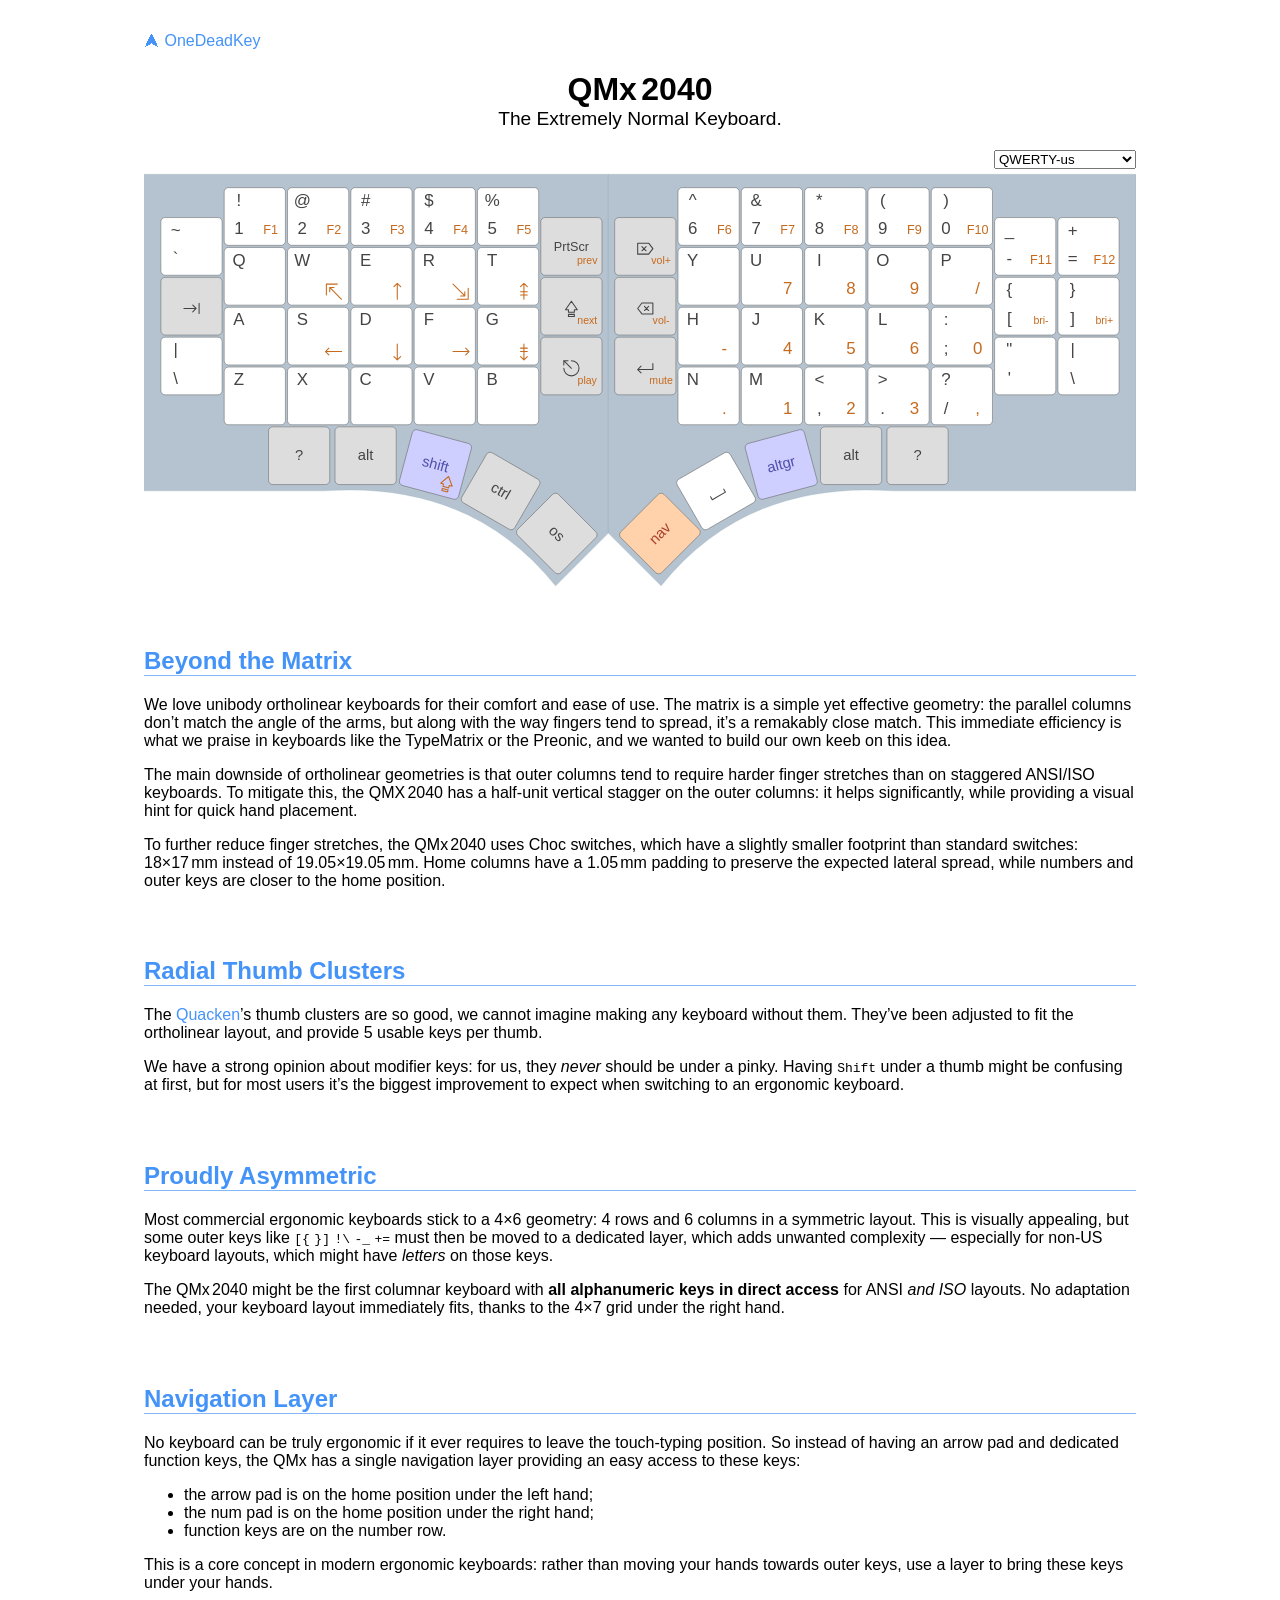
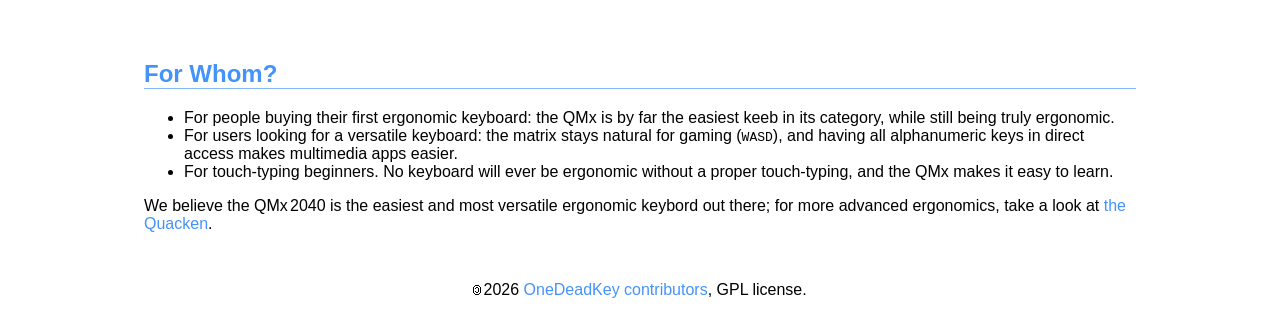
<file: index.html>
<!DOCTYPE html>
<html>
  <head>
    <meta charset="utf-8"/>
    <title>QMx 2040</title>
    <meta name="viewport" content="width=device-width">
    <meta name="description" content="The Extremely Normal Keyboard. The natural evolution of the TypeMatrix 2020 and 2030 series.">
    <meta property="og:title"        content="QMx 2040">
    <meta property="og:type"         content="website">
    <meta property="og:url"          content="https://onedeadkey.github.io/qmx2040">
    <meta property="og:image"        content="https://onedeadkey.github.io/qmx2040/qmx2040.png">
    <meta property="og:image:type"   content="image/png">
    <meta property="og:image:width"  content="1200">
    <meta property="og:image:height" content="630">
    <meta property="og:description"  content="The Extremely Normal Keyboard. The natural evolution of the TypeMatrix 2020 and 2030 series.">
    <link type="image/svg+xml" rel="icon" href="favicon.svg" sizes="any">
    <link type="text/css" rel="stylesheet" href="style.css">
    <link type="text/css" rel="stylesheet" href="keeb.css">
    <script type="text/javascript" defer src="keeb.js"></script>
  </head>
  <body>

    <header>
      <nav><a href="https://onedeadkey.github.io">⮝ OneDeadKey</a></nav>
      <h1>QMx 2040</h1>
      <p>The Extremely Normal Keyboard.</p>
      <form>
        <select onchange="setKeebLayout(this.value)">
          <option value="be">AZERTY-be</option>
          <option value="fr">AZERTY-fr</option>
          <option value="br">QWERTY-br</option>
          <option value="dk">QWERTY-dk</option>
          <option value="fr(lafayette)">QWERTY-fr</option>
          <option value="gr">QWERTY-gr</option>
          <option value="it">QWERTY-it</option>
          <option value="no">QWERTY-no</option>
          <option value="pt">QWERTY-pt</option>
          <option value="ru">QWERTY-ru</option>
          <option value="se">QWERTY-se</option>
          <option value="ua">QWERTY-ua</option>
          <option value="us" selected>QWERTY-us</option>
          <option value="ch">QWERTZ-ch</option>
          <option value="de">QWERTZ-de</option>
          <option disabled> - optimized layouts - </option>
          <option value="fr(bepo)">Bépo</option>
          <option value="us(colemak)">Colemak</option>
          <option value="us(dvorak)">Dvorak</option>
          <option value="fr(ergol)">Ergo‑L</option>
          <option value="us(workman)">Workman</option>
        </select>
      </form>

      <svg xmlns="http://www.w3.org/2000/svg" viewBox="45 -45 940 400">

        <g id="board">
          <path id="qmx-half" d="M-15-40 h500 v340 l-50,50 q-80-100 -220-90 H-15z"/>
          <use href="#qmx-half" transform="translate(970 0) scale(-1 1)"/>
        </g>

        <defs>
          <path class="symbol" transform="scale(0.4) translate(-24, -30)" id="glyph_backspace" d="M22,19l10,10 M22,29l10-10 M6,24l10,13h26v-26h-26z"/>
          <path class="symbol" transform="scale(0.4) translate(-24, -30)" id="glyph_delete"    d="M16,19l10,10 M16,29l10-10 M42,24l-10,13h-26v-26h26z"/>
          <path class="symbol" transform="scale(0.4) translate(-24, -30)" id="glyph_return"    d="M42,13V27H6 m8-8l-8,8l8,8"/>
          <path class="symbol" transform="scale(0.4) translate(-24, -30)" id="glyph_space"     d="M42,24V32H6V24"/>
          <path class="symbol" transform="scale(0.4) translate(-24, -30)" id="glyph_escape"    d="M24,24l-18-18 m0,10v-10h10 M24,6A18,18,0,1,1,6,24"/>
          <path class="symbol" transform="scale(0.4) translate(-24, -30)" id="glyph_up"        d="M24,42v-36 m-8,6l8-8l8,8"/>
          <path class="symbol" transform="scale(0.4) translate(-24, -30)" id="glyph_down"      d="M24,6v36 m-8,-6l8,8l8-8"/>
          <path class="symbol" transform="scale(0.4) translate(-24, -30)" id="glyph_pgup"      d="M16,32h16 M16,24h16 M24,42v-36 m-8,6l8-8l8,8"/>
          <path class="symbol" transform="scale(0.4) translate(-24, -30)" id="glyph_pgdown"    d="M16,16h16 M16,24h16 M24,6v36 m-8,-6l8,8l8-8"/>
          <path class="symbol" transform="scale(0.4) translate(-24, -30)" id="glyph_left"      d="M42,24h-36 m6-8l-8,8l8,8"/>
          <path class="symbol" transform="scale(0.4) translate(-24, -30)" id="glyph_right"     d="M6,24h36 m-6-8l8,8l-8,8"/>
          <path class="symbol" transform="scale(0.4) translate(-24, -30)" id="glyph_tab"       d="M6,24h27 m-6-8l8,8l-8,8 M42,12V36"/>
          <path class="symbol" transform="scale(0.4) translate(-24, -30)" id="glyph_btab"      d="M42,24h-27 m6-8l-8,8l8,8 M6,12V36"/>
          <path class="symbol" transform="scale(0.4) translate(-24, -30)" id="glyph_home"      d="M42,42l-28-28 m0,10v-10h10 m8-8h-26v26"/>
          <path class="symbol" transform="scale(0.4) translate(-24, -30)" id="glyph_end"       d="M6,6l28,28 m0-10v10h-10 m-8,8h26v-26"/>
          <path class="symbol" transform="scale(0.4) translate(-24, -30)" id="glyph_prev"      d="M24,6A18,18,0,1,1,24,42A18,18,0,1,1,24,6 M26,16l-8,8l8,8"/>
          <path class="symbol" transform="scale(0.4) translate(-24, -30)" id="glyph_next"      d="M24,6A18,18,0,1,1,24,42A18,18,0,1,1,24,6 M22,16l8,8l-8,8"/>
          <path class="symbol" transform="scale(0.4) translate(-24, -30)" id="glyph_shift"     d="M23,7l14,20h-7v16h-14v-16h-7l14,-20"/>
          <path class="symbol" transform="scale(0.4) translate(-24, -30)" id="glyph_caps"      d="M24,7l14,20h-7v6h-14v-6h-7l14,-20 M31,38v5h-14v-5z"/>

          <!-- easy mode (no dual keys) -->
          <g class="leftThumb" id="leftThumb-ez">
            <g class="tucked3 thumb">
              <g class="specialKey">
                <rect class="colorMod"/>
                <text class="colorMod level0">?</text>
              </g>
              <g class="tucked2 thumb">
                <g class="specialKey">
                  <rect class="colorMod"/>
                  <text class="colorMod level0">alt</text>
                </g>
                <g class="tucked1 thumb">
                  <g class="specialKey">
                    <rect class="colorSym"/>
                    <text class="level0 colorSym">shift</text>
                    <use  class="layerNav" href="#glyph_caps"/>
                  </g>
                  <g class="comfy thumb">
                    <g class="specialKey">
                      <rect class="colorMod"/>
                      <text class="colorMod level0">ctrl</text>
                    </g>
                    <g class="reachy thumb">
                      <g class="specialKey">
                        <rect class="colorMod"/>
                        <text class="colorMod level0">os</text>
                      </g>
                    </g>
                  </g>
                </g>
              </g>
            </g>
          </g>
          <g class="rightThumb" id="rightThumb-ez">
            <g class="tucked3 thumb">
              <g class="specialKey">
                <rect class="colorMod"/>
                <text class="colorMod level0">?</text>
              </g>
              <g class="tucked2 thumb">
                <g class="specialKey">
                  <rect class="colorMod"/>
                  <text class="colorMod level0">alt</text>
                </g>
                <g class="tucked1 thumb">
                  <g class="specialKey showSym">
                    <rect class="colorSym"/>
                    <text class="level0 colorSym">altgr</text>
                  </g>
                  <g class="comfy thumb">
                    <g class="specialKey">
                      <rect/>
                      <use  class="level0" href="#glyph_space"/>
                    </g>
                    <g class="reachy thumb">
                      <g class="specialKey">
                        <rect class="colorNav"/>
                        <text class="colorNav level0">nav</text>
                      </g>
                    </g>
                  </g>
                </g>
              </g>
            </g>
          </g>

          <!-- thumb-taps -->
          <g class="leftThumb" id="leftThumb-tt">
            <g class="tucked3 thumb">
              <g class="specialKey">
                <rect class="colorMod"/>
                <text class="colorMod level0">?</text>
              </g>
              <g class="tucked2 thumb">
                <g class="specialKey">
                  <rect class="colorMod"/>
                  <text class="colorMod level0">?</text>
                </g>
                <g class="tucked1 thumb">
                  <g class="specialKey">
                    <rect/>
                    <rect class="colorSym sticky"/>
                    <text class="colorSym sticky pc">shift</text>
                    <use  class="layerNav" href="#glyph_caps"/>
                  </g>
                  <g class="comfy thumb">
                    <g class="key">
                      <rect/>
                      <rect class="holdTap colorMod"/>
                      <text class="level1  colorMod pc">ctrl</text>
                      <use  class="level2"   href="#glyph_backspace"/>
                      <use  class="layerNav" href="#glyph_delete"/>
                    </g>
                    <g class="reachy thumb">
                      <g class="key">
                        <rect/>
                        <rect class="holdTap colorMod"/>
                        <text class="level1  colorMod pc">os</text>
                        <use  class="level2"   href="#glyph_tab"/>
                        <use  class="layerNav" href="#glyph_btab"/>
                      </g>
                    </g>
                  </g>
                </g>
              </g>
            </g>
          </g>
          <g class="rightThumb" id="rightThumb-tt">
            <g class="tucked3 thumb">
              <g class="specialKey">
                <rect class="colorMod"/>
                <text class="colorMod level0">?</text>
              </g>
              <g class="tucked2 thumb">
                <g class="specialKey">
                  <rect class="colorMod"/>
                  <text class="colorMod level0">?</text>
                </g>
                <g class="tucked1 thumb">
                  <g class="specialKey showSym">
                    <rect/>
                    <rect class="colorSym sticky"/>
                    <text class="colorSym sticky pc">altgr</text>
                  </g>
                  <g class="comfy thumb">
                    <g class="key">
                      <rect/>
                      <rect class="holdTap borderNav tap-pref"/>
                      <text class="level1  borderNav pc">nav</text>
                      <use  class="level2" href="#glyph_space"/>
                    </g>
                    <g class="reachy thumb">
                      <g class="key">
                        <rect/>
                        <rect class="holdTap colorMod"/>
                        <text class="level1  colorMod pc">alt</text>
                        <use  class="level2"   href="#glyph_return"/>
                        <use  class="layerNav" href="#glyph_escape"/>
                      </g>
                    </g>
                  </g>
                </g>
              </g>
            </g>
          </g>

          <!-- homerow-mods -->
          <g class="leftThumb" id="leftThumb-hrm">
            <g class="tucked3 thumb">
              <g class="specialKey">
                <rect class="colorMod"/>
                <text class="colorMod level0">?</text>
              </g>
              <g class="tucked2 thumb">
                <g class="specialKey">
                  <rect class="colorMod"/>
                  <text class="colorMod level0">?</text>
                </g>
                <g class="tucked1 thumb">
                  <g class="specialKey">
                    <rect/>
                    <rect class="colorSym sticky"/>
                    <text class="colorSym sticky pc">shift</text>
                    <use  class="layerNav" href="#glyph_caps"/>
                  </g>
                  <g class="comfy thumb">
                    <g class="key">
                      <rect/>
                      <rect class="holdTap colorNav"/>
                      <text class="level1  colorNav pc">nav</text>
                      <use  class="level2"   href="#glyph_backspace"/>
                      <use  class="layerNav" href="#glyph_delete"/>
                    </g>
                    <g class="reachy thumb">
                      <g class="key">
                        <rect/>
                        <use  class="level2"   href="#glyph_tab"/>
                        <use  class="layerNav" href="#glyph_btab"/>
                      </g>
                    </g>
                  </g>
                </g>
              </g>
            </g>
          </g>
          <g class="rightThumb" id="rightThumb-hrm">
            <g class="tucked3 thumb">
              <g class="specialKey">
                <rect class="colorMod"/>
                <text class="colorMod level0">?</text>
              </g>
              <g class="tucked2 thumb">
                <g class="specialKey">
                  <rect class="colorMod"/>
                  <text class="colorMod level0">?</text>
                </g>
                <g class="tucked1 thumb">
                  <g class="specialKey showSym">
                    <rect/>
                    <rect class="colorSym sticky"/>
                    <text class="colorSym sticky pc">altgr</text>
                  </g>
                  <g class="comfy thumb">
                    <g class="key">
                      <rect/>
                      <rect class="holdTap borderNav tap-pref"/>
                      <text class="level1  borderNav pc">nav</text>
                      <use  class="level2" href="#glyph_space"/>
                    </g>
                    <g class="reachy thumb">
                      <g class="key">
                        <rect/>
                        <use  class="level2"   href="#glyph_return"/>
                        <use  class="layerNav" href="#glyph_escape"/>
                      </g>
                    </g>
                  </g>
                </g>
              </g>
            </g>
          </g>
        </defs>

        <g id="left">
          <g class="outer matrix">
            <g class="col">
              <g id="Backquote" class="key num">
                <rect/>
                <text class="level1"/>
                <text class="level2"/>
              </g>
              <g class="specialKey top">
                <rect class="colorSpc"/>
                <use class="level0" href="#glyph_tab"/>
              </g>
              <g id="IntlBackslash" class="key home">
                <rect/>
                <text class="level1"/>
                <text class="level2"/>
              </g>
            </g>

            <g class="pinky matrix">
              <g class="col">
                <g id="Digit1" class="key num">
                  <rect/>
                  <text class="level1"/>
                  <text class="level2"/>
                  <text class="layerNav pc">F1</text>
                </g>
                <g id="KeyQ" class="key top">
                  <rect/>
                  <text class="level1"/>
                  <text class="level2"/>
                  <text class="layerNav"></text>
                </g>
                <g id="KeyA" class="key home">
                  <rect/>
                  <text class="level1"/>
                  <text class="level2"/>
                  <text class="layerNav shortcut"></text>
                </g>
                <g id="KeyZ" class="key bottom">
                  <rect/>
                  <text class="level1"/>
                  <text class="level2"/>
                  <text class="layerNav shortcut"></text>
                </g>
              </g>

              <g class="ring matrix">
                <g class="col">
                  <g id="Digit2" class="key num">
                    <rect/>
                    <text class="level1"/>
                    <text class="level2"/>
                    <text class="layerNav pc">F2</text>
                  </g>
                  <g id="KeyW" class="key top">
                    <rect/>
                    <text class="level1"/>
                    <text class="level2"/>
                    <use  class="layerNav" href="#glyph_home"/>
                  </g>
                  <g id="KeyS" class="key home dual">
                    <rect/>
                    <rect class="holdTap borderMod tap-pref"/>
                    <text class="level1  borderMod mac">⌥</text>
                    <text class="level1  borderMod pc">os</text>
                    <text class="level1"/>
                    <text class="level2"/>
                    <use  class="layerNav" href="#glyph_left"/>
                  </g>
                  <g id="KeyX" class="key bottom">
                    <rect/>
                    <text class="level1"/>
                    <text class="level2"/>
                    <text class="layerNav shortcut"></text>
                  </g>
                </g>

                <g class="middle matrix">
                  <g class="col">
                    <g id="Digit3" class="key num">
                      <rect/>
                      <text class="level1"/>
                      <text class="level2"/>
                      <text class="layerNav pc">F3</text>
                    </g>
                    <g id="KeyE" class="key top">
                      <rect/>
                      <text class="level1"/>
                      <text class="level2"/>
                      <use  class="layerNav" href="#glyph_up"/>
                    </g>
                    <g id="KeyD" class="key home dual">
                      <rect/>
                      <rect class="holdTap borderMod tap-pref"/>
                      <text class="level1  borderMod mac">⌘</text>
                      <text class="level1  borderMod pc">ctrl</text>
                      <text class="level1"/>
                      <text class="level2"/>
                      <use  class="layerNav" href="#glyph_down"/>
                    </g>
                    <g id="KeyC" class="key bottom">
                      <rect/>
                      <text class="level1"/>
                      <text class="level2"/>
                      <text class="layerNav shortcut"></text>
                    </g>
                  </g>

                  <g class="index matrix">
                    <g class="col">
                      <g id="Digit4" class="key num">
                        <rect/>
                        <text class="level1"/>
                        <text class="level2"/>
                        <text class="layerNav pc">F4</text>
                      </g>
                      <g id="KeyR" class="key top">
                        <rect/>
                        <text class="level1"/>
                        <text class="level2"/>
                        <use  class="layerNav" href="#glyph_end"/>
                      </g>
                      <g id="KeyF" class="key home dual">
                        <rect/>
                        <rect class="holdTap borderMod tap-pref"/>
                        <text class="level1  borderMod mac">⌃</text>
                        <text class="level1  borderMod pc">alt</text>
                        <text class="level1"/>
                        <text class="level2"/>
                        <use  class="layerNav" href="#glyph_right"/>
                      </g>
                      <g id="KeyV" class="key bottom">
                        <rect/>
                        <text class="level1"/>
                        <text class="level2"/>
                        <text class="layerNav shortcut"></text>
                      </g>
                    </g>

                    <use class="thumbCluster"/>

                    <g class="inner matrix">
                      <g class="col">
                        <g id="Digit5" class="key num">
                          <rect/>
                          <text class="level1"/>
                          <text class="level2"/>
                          <text class="layerNav pc">F5</text>
                        </g>
                        <g id="KeyT" class="key top">
                          <rect/>
                          <text class="level1"/>
                          <text class="level2"/>
                          <use  class="layerNav" href="#glyph_pgup"/>
                        </g>
                        <g id="KeyG" class="key home">
                          <rect/>
                          <text class="level1"/>
                          <text class="level2"/>
                          <use  class="layerNav" href="#glyph_pgdown"/>
                        </g>
                        <g id="KeyB" class="key bottom">
                          <rect/>
                          <text class="level1"/>
                          <text class="level2"/>
                          <text class="layerNav shortcut"></text>
                        </g>
                      </g>

                      <g class="tmx matrix">
                        <g class="col">
                          <g class="specialKey top">
                            <rect class="colorSpc"/>
                            <text class="level0 pc">PrtScr</text>
                            <text class="layerNav shortcut">prev</text>
                          </g>
                          <g class="specialKey home">
                            <rect class="colorSpc"/>
                            <use class="level0" href="#glyph_caps"/>
                            <text class="layerNav shortcut">next</text>
                          </g>
                          <g class="specialKey bottom">
                            <rect class="colorSpc"/>
                            <use class="level0" href="#glyph_escape"/>
                            <text class="layerNav shortcut">play</text>
                          </g>
                        </g>
                      </g>
                    </g>
                  </g>
                </g>
              </g>
            </g>
          </g>
        </g>

        <g id="right">
          <g class="extra matrix">
            <g class="col">
              <g id="Equal" class="key num">
                <rect/>
                <text class="level1"/>
                <text class="level2"/>
                <text class="layerNav pc">F12</text>
              </g>
              <g id="BracketRight" class="key top">
                <rect/>
                <text class="level1"/>
                <text class="level2"/>
                <text class="layerNav shortcut">bri+</text>
              </g>
              <g id="Backslash" class="key home">
                <rect/>
                <text class="level1"/>
                <text class="level2"/>
              </g>

              <g class="outer matrix">
                <g class="col">
                  <g id="Minus" class="key num">
                    <rect/>
                    <text class="level1"/>
                    <text class="level2"/>
                    <text class="layerNav pc">F11</text>
                  </g>
                  <g id="BracketLeft" class="key top">
                    <rect/>
                    <text class="level1"/>
                    <text class="level2"/>
                    <text class="layerNav shortcut">bri-</text>
                  </g>
                  <g id="Quote" class="key home">
                    <rect/>
                    <text class="level1"/>
                    <text class="level2"/>
                  </g>
                </g>

                <g class="pinky matrix">
                  <g class="col">
                    <g id="Digit0" class="key num">
                      <rect/>
                      <text class="level1"/>
                      <text class="level2"/>
                      <text class="layerNav pc">F10</text>
                    </g>
                    <g id="KeyP" class="key top">
                      <rect/>
                      <text class="level1"/>
                      <text class="level2"/>
                      <text class="layerNav">/</text>
                    </g>
                    <g id="Semicolon" class="key home">
                      <rect/>
                      <text class="level1"/>
                      <text class="level2"/>
                      <text class="layerNav">0</text>
                    </g>
                    <g id="Slash" class="key bottom">
                      <rect/>
                      <text class="level1"/>
                      <text class="level2"/>
                      <text class="layerNav">,</text>
                    </g>
                  </g>

                  <g class="ring matrix">
                    <g class="col">
                      <g id="Digit9" class="key num">
                        <rect/>
                        <text class="level1"/>
                        <text class="level2"/>
                        <text class="layerNav pc">F9</text>
                      </g>
                      <g id="KeyO" class="key top">
                        <rect/>
                        <text class="level1"/>
                        <text class="level2"/>
                        <text class="layerNav">9</text>
                      </g>
                      <g id="KeyL" class="key home dual">
                        <rect/>
                        <rect class="holdTap borderMod tap-pref"/>
                        <text class="level1  borderMod mac">⌥</text>
                        <text class="level1  borderMod pc">os</text>
                        <text class="level2"/>
                        <text class="layerNav">6</text>
                      </g>
                      <g id="Period" class="key bottom">
                        <rect/>
                        <text class="level1"/>
                        <text class="level2"/>
                        <text class="layerNav">3</text>
                      </g>
                    </g>

                    <g class="middle matrix">
                      <g class="col">
                        <g id="Digit8" class="key num">
                          <rect/>
                          <text class="level1"/>
                          <text class="level2"/>
                          <text class="layerNav pc">F8</text>
                        </g>
                        <g id="KeyI" class="key top">
                          <rect/>
                          <text class="level1"/>
                          <text class="level2"/>
                          <text class="layerNav">8</text>
                        </g>
                        <g id="KeyK" class="key home dual">
                          <rect/>
                          <rect class="holdTap borderMod tap-pref"/>
                          <text class="level1  borderMod mac">⌘</text>
                          <text class="level1  borderMod pc">ctrl</text>
                          <text class="level1"/>
                          <text class="level2"/>
                          <text class="layerNav">5</text>
                        </g>
                        <g id="Comma" class="key bottom">
                          <rect/>
                          <text class="level1"/>
                          <text class="level2"/>
                          <text class="layerNav">2</text>
                        </g>
                      </g>

                      <g class="index matrix">
                        <g class="col">
                          <g id="Digit7" class="key num">
                            <rect/>
                            <text class="level1"/>
                            <text class="level2"/>
                            <text class="layerNav pc">F7</text>
                          </g>
                          <g id="KeyU" class="key top">
                            <rect/>
                            <text class="level1"/>
                            <text class="level2"/>
                            <text class="layerNav">7</text>
                          </g>
                          <g id="KeyJ" class="key home dual">
                            <rect/>
                            <rect class="holdTap borderMod tap-pref"/>
                            <text class="level1  borderMod mac">⌃</text>
                            <text class="level1  borderMod pc">alt</text>
                            <text class="level1"/>
                            <text class="level2"/>
                            <text class="layerNav">4</text>
                          </g>
                          <g id="KeyM" class="key bottom">
                            <rect/>
                            <text class="level1"/>
                            <text class="level2"/>
                            <text class="layerNav">1</text>
                          </g>
                        </g>

                        <use class="thumbCluster"/>

                        <g class="inner matrix">
                          <g class="col">
                            <g id="Digit6" class="key num">
                              <rect/>
                              <text class="level1"/>
                              <text class="level2"/>
                              <text class="layerNav pc">F6</text>
                            </g>
                            <g id="KeyY" class="key top">
                              <rect/>
                              <text class="level1"/>
                              <text class="level2"/>
                            </g>
                            <g id="KeyH" class="key home">
                              <rect/>
                              <text class="level1"/>
                              <text class="level2"/>
                              <text class="layerNav">-</text>
                            </g>
                            <g id="KeyN" class="key bottom">
                              <rect/>
                              <text class="level1"/>
                              <text class="level2"/>
                              <text class="layerNav">.</text>
                            </g>
                          </g>

                          <g class="tmx matrix">
                            <g class="col">
                              <g class="specialKey top">
                                <rect class="colorSpc"/>
                                <use class="level0" href="#glyph_delete"/>
                                <text class="layerNav shortcut">vol+</text>
                              </g>
                              <g class="specialKey home">
                                <rect class="colorSpc"/>
                                <use class="level0" href="#glyph_backspace"/>
                                <text class="layerNav shortcut">vol-</text>
                              </g>
                              <g class="specialKey bottom">
                                <rect class="colorSpc"/>
                                <use class="level0" href="#glyph_return"/>
                                <text class="layerNav shortcut">mute</text>
                              </g>
                            </g>
                          </g>
                        </g>
                      </g>
                    </g>
                  </g>
                </g>
              </g>
            </g>
          </g>
        </g>

      </svg>
    </header>

    <section>
      <h2 id="beyond-the-matrix">Beyond the Matrix</h2>
      <p> We love unibody ortholinear keyboards for their comfort and ease of use. The matrix is a
        simple yet effective geometry: the parallel columns don’t match the angle of the arms, but
        along with the way fingers tend to spread, it’s a remakably close match. This immediate
        efficiency is what we praise in keyboards like the TypeMatrix or the Preonic, and we wanted
        to build our own keeb on this idea. </p>
      <p> The main downside of ortholinear geometries is that outer columns tend to require harder
        finger stretches than on staggered ANSI/ISO keyboards. To mitigate this, the QMX 2040 has a
        half-unit vertical stagger on the outer columns: it helps significantly, while providing a
        visual hint for quick hand placement. </p>
      <p> To further reduce finger stretches, the QMx 2040 uses Choc switches, which have a slightly
        smaller footprint than standard switches: 18×17 mm instead of 19.05×19.05 mm. Home columns
        have a 1.05 mm padding to preserve the expected lateral spread, while numbers and outer keys
        are closer to the home position. </p>
    </section>

    <section>
      <h2 id="radial-thumb-clusters">Radial Thumb Clusters</h2>
      <p></p>
      <p> The <a href="https://onedeadkey.github.io/quacken">Quacken</a>’s thumb clusters are so
        good, we cannot imagine making any keyboard without them. They’ve been adjusted to fit the
        ortholinear layout, and provide 5 usable keys per thumb. </p>
      <p> We have a strong opinion about modifier keys: for us, they <em>never</em> should be under
        a pinky. Having <kbd>Shift</kbd> under a thumb might be confusing at first, but for most
        users it’s the biggest improvement to expect when switching to an ergonomic keyboard. </p>
    </section>

    <section>
      <h2 id="proudly-asymmetric">Proudly Asymmetric</h2>
      <p> Most commercial ergonomic keyboards stick to a 4×6 geometry: 4 rows and 6 columns in a
        symmetric layout. This is visually appealing, but some outer keys like <kbd>[{</kbd>
        <kbd>}]</kbd> <kbd>!\</kbd> <kbd>-_</kbd> <kbd>+=</kbd> must then be moved to a dedicated
        layer, which adds unwanted complexity — especially for non-US keyboard layouts, which might
        have <em>letters</em> on those keys. </p>
      <p> The QMx 2040 might be the first columnar keyboard with <strong>all alphanumeric keys in
        direct access</strong> for ANSI <em>and ISO</em> layouts. No adaptation needed, your
        keyboard layout immediately fits, thanks to the 4×7 grid under the right hand. </p>
    </section>

    <section>
      <h2 id="navigation-layer">Navigation Layer</h2>
      <p> No keyboard can be truly ergonomic if it ever requires to leave the touch-typing position.
        So instead of having an arrow pad and dedicated function keys, the QMx has a single
        navigation layer providing an easy access to these keys: </p>
      <ul>
        <li> the arrow pad is on the home position under the left hand; </li>
        <li> the num pad is on the home position under the right hand; </li>
        <li> function keys are on the number row. </li>
      </ul>
      <p> This is a core concept in modern ergonomic keyboards: rather than moving your hands
        towards outer keys, use a layer to bring these keys under your hands. </p>
    </section>

    <section>
      <h2 id="for-whom">For Whom?</h2>
      <ul>
        <li> For people buying their first ergonomic keyboard: the QMx is by far the easiest keeb in
          its category, while still being truly ergonomic. </li>
        <li> For users looking for a versatile keyboard: the matrix stays natural for gaming
          (<kbd>W</kbd><kbd>A</kbd><kbd>S</kbd><kbd>D</kbd>), and having all alphanumeric keys in
          direct access makes multimedia apps easier. </li>
        <li> For touch-typing beginners. No keyboard will ever be ergonomic without a proper
          touch-typing, and the QMx makes it easy to learn. </li>
      </ul>
      <p> We believe the QMx 2040 is the easiest and most versatile ergonomic keybord out there; for
        more advanced ergonomics, take a look at <a href="https://onedeadkey.github.io/quacken">the
        Quacken</a>. </p>
    </section>

    <footer>
      🄯 2026 <a href="https://github.com/OneDeadKey/qmx2040">OneDeadKey contributors</a>, GPL license.
    </footer>

  </body>
</html>
</file>
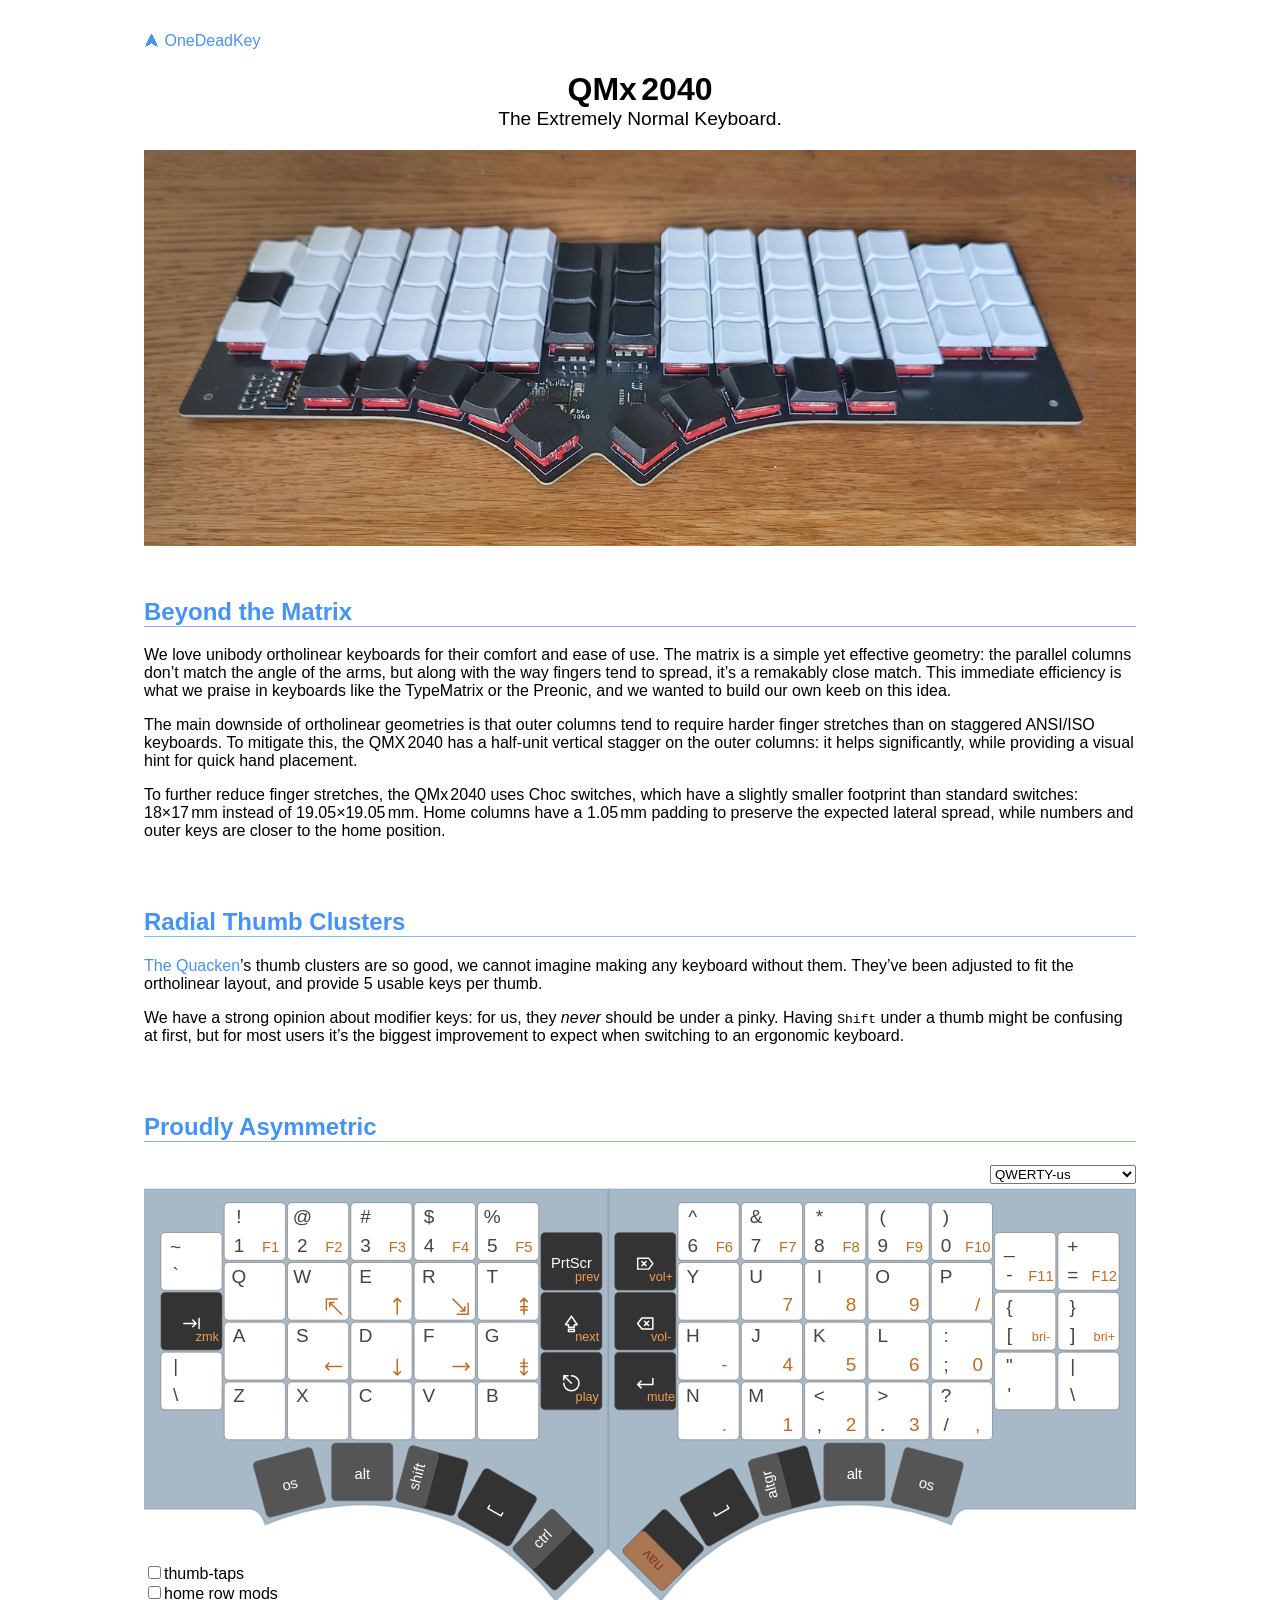
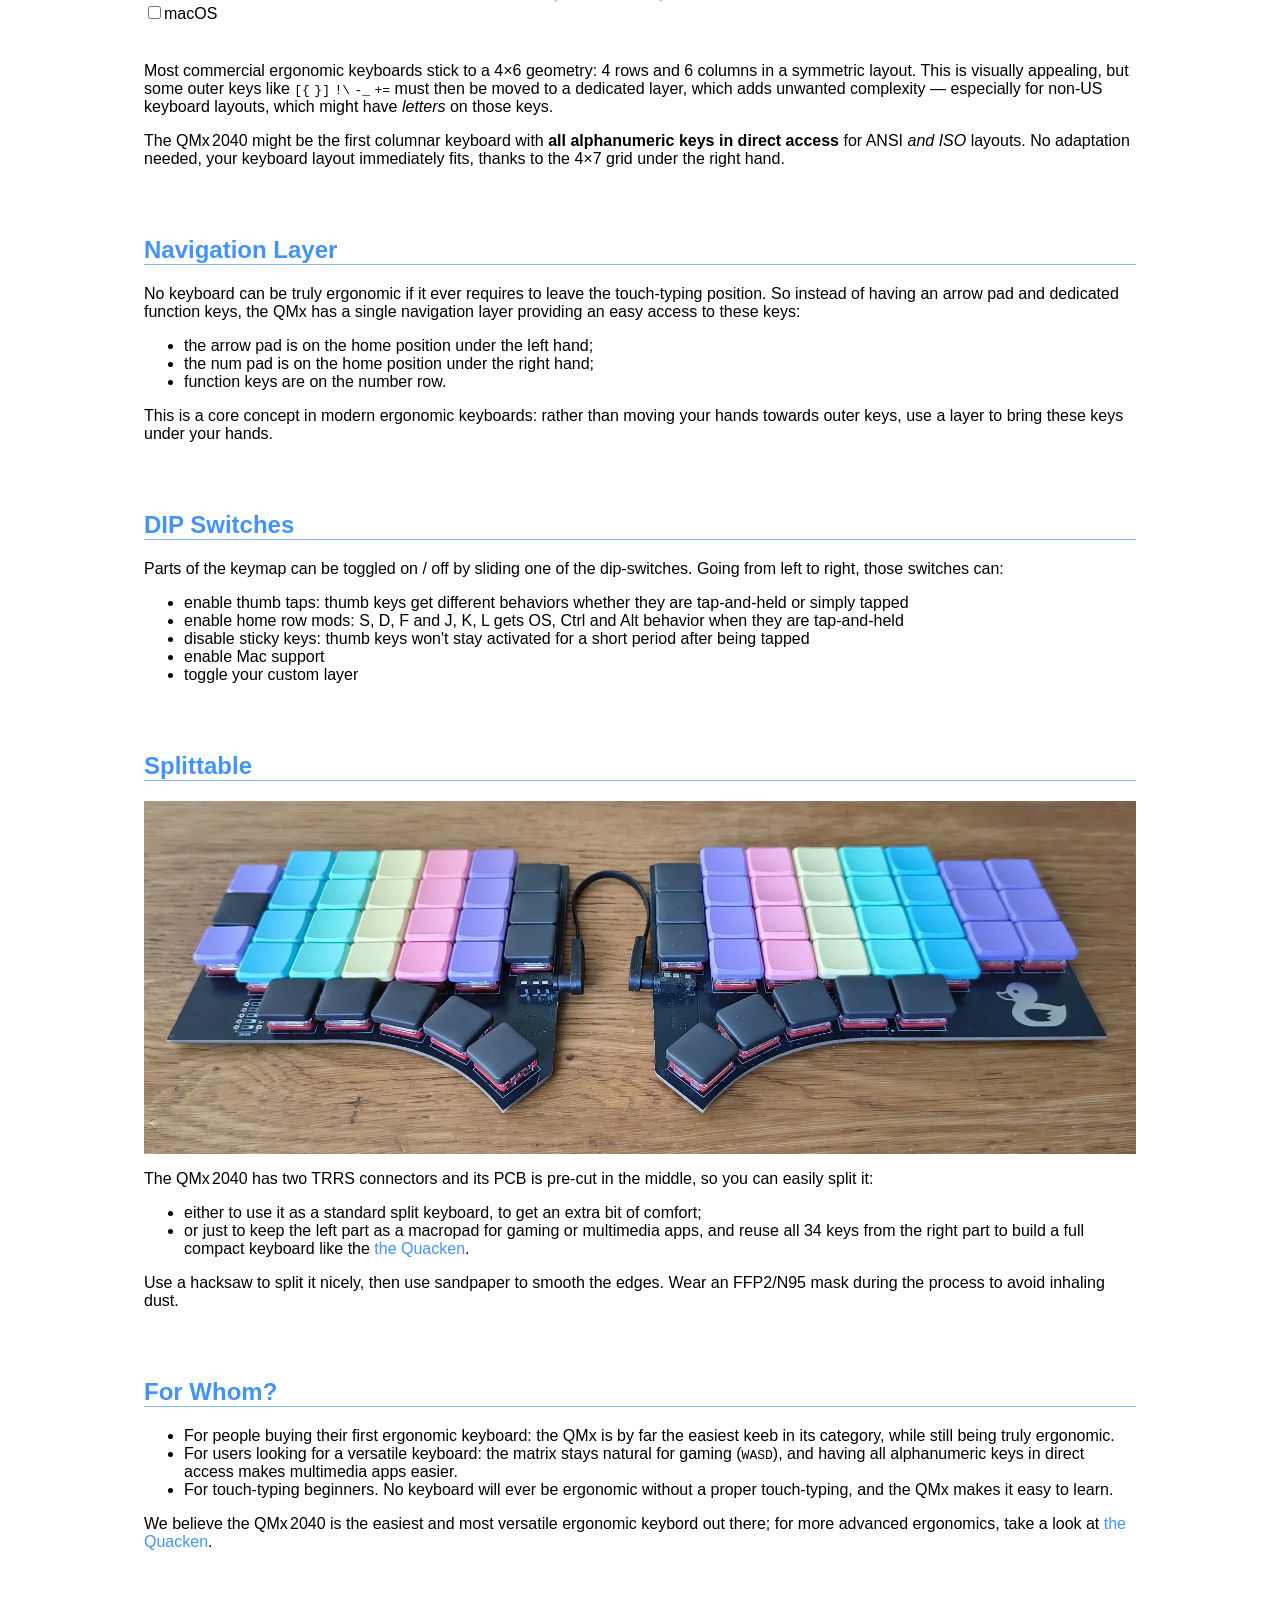
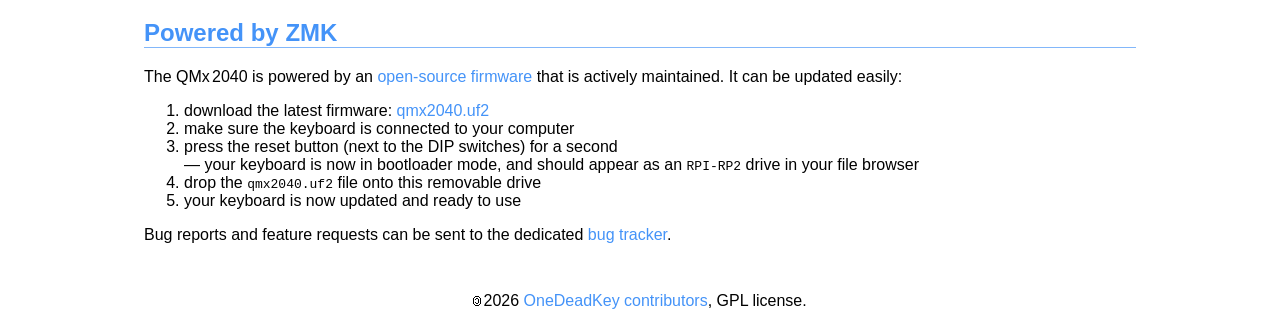
<file: docs/index.html>
<!DOCTYPE html>
<html>
  <head>
    <meta charset="utf-8"/>
    <title>QMx 2040</title>
    <meta name="viewport" content="width=device-width">
    <meta name="description" content="The Extremely Normal Keyboard. The natural evolution of the TypeMatrix 2020 and 2030 series.">
    <meta property="og:title"        content="QMx 2040">
    <meta property="og:type"         content="website">
    <meta property="og:url"          content="https://onedeadkey.github.io/qmx2040">
    <meta property="og:image"        content="https://onedeadkey.github.io/qmx2040/qmx2040.png">
    <meta property="og:image:type"   content="image/png">
    <meta property="og:image:width"  content="1200">
    <meta property="og:image:height" content="630">
    <meta property="og:description"  content="The Extremely Normal Keyboard. The natural evolution of the TypeMatrix 2020 and 2030 series.">
    <link type="image/svg+xml" rel="icon" href="favicon.svg" sizes="any">
    <link type="text/css" rel="stylesheet" href="style.css">
  </head>
  <body>

    <header>
      <nav><a href="https://onedeadkey.github.io">⮝ OneDeadKey</a></nav>
      <h1>QMx 2040</h1>
      <p>The Extremely Normal Keyboard.</p>
      <img src="pics/qmx2040_punk_tuxedo.webp">
    </header>

    <section>
      <h2 id="beyond-the-matrix">Beyond the Matrix</h2>
      <p> We love unibody ortholinear keyboards for their comfort and ease of use. The matrix is a
        simple yet effective geometry: the parallel columns don’t match the angle of the arms, but
        along with the way fingers tend to spread, it’s a remakably close match. This immediate
        efficiency is what we praise in keyboards like the TypeMatrix or the Preonic, and we wanted
        to build our own keeb on this idea. </p>
      <p> The main downside of ortholinear geometries is that outer columns tend to require harder
        finger stretches than on staggered ANSI/ISO keyboards. To mitigate this, the QMX 2040 has a
        half-unit vertical stagger on the outer columns: it helps significantly, while providing a
        visual hint for quick hand placement. </p>
      <p> To further reduce finger stretches, the QMx 2040 uses Choc switches, which have a slightly
        smaller footprint than standard switches: 18×17 mm instead of 19.05×19.05 mm. Home columns
        have a 1.05 mm padding to preserve the expected lateral spread, while numbers and outer keys
        are closer to the home position. </p>
    </section>

    <section>
      <h2 id="radial-thumb-clusters">Radial Thumb Clusters</h2>
      <p></p>
      <p> <a href="https://onedeadkey.github.io/quacken">The Quacken</a>’s thumb clusters are so
        good, we cannot imagine making any keyboard without them. They’ve been adjusted to fit the
        ortholinear layout, and provide 5 usable keys per thumb. </p>
      <p> We have a strong opinion about modifier keys: for us, they <em>never</em> should be under
        a pinky. Having <kbd>Shift</kbd> under a thumb might be confusing at first, but for most
        users it’s the biggest improvement to expect when switching to an ergonomic keyboard. </p>
    </section>

    <section>
      <h2 id="proudly-asymmetric">Proudly Asymmetric</h2>
      <iframe src="keeb.html"></iframe>

      <p> Most commercial ergonomic keyboards stick to a 4×6 geometry: 4 rows and 6 columns in a
        symmetric layout. This is visually appealing, but some outer keys like <kbd>[{</kbd>
        <kbd>}]</kbd> <kbd>!\</kbd> <kbd>-_</kbd> <kbd>+=</kbd> must then be moved to a dedicated
        layer, which adds unwanted complexity — especially for non-US keyboard layouts, which might
        have <em>letters</em> on those keys. </p>
      <p> The QMx 2040 might be the first columnar keyboard with <strong>all alphanumeric keys in
        direct access</strong> for ANSI <em>and ISO</em> layouts. No adaptation needed, your
        keyboard layout immediately fits, thanks to the 4×7 grid under the right hand. </p>
    </section>

    <section>
      <h2 id="navigation-layer">Navigation Layer</h2>
      <p> No keyboard can be truly ergonomic if it ever requires to leave the touch-typing position.
        So instead of having an arrow pad and dedicated function keys, the QMx has a single
        navigation layer providing an easy access to these keys: </p>
      <ul>
        <li> the arrow pad is on the home position under the left hand; </li>
        <li> the num pad is on the home position under the right hand; </li>
        <li> function keys are on the number row. </li>
      </ul>
      <p> This is a core concept in modern ergonomic keyboards: rather than moving your hands
        towards outer keys, use a layer to bring these keys under your hands. </p>
    </section>

    <section>
      <h2 id="dip-switches">DIP Switches</h2>
      <p> Parts of the keymap can be toggled on / off by sliding one of the dip-switches. Going from left to right, those switches can:
      <ul>
        <li>enable thumb taps: thumb keys get different behaviors whether they are tap-and-held or simply tapped</li>
        <li>enable home row mods: S, D, F and J, K, L gets OS, Ctrl and Alt behavior when they are tap-and-held</li>
        <li>disable sticky keys: thumb keys won't stay activated for a short period after being tapped</li>
        <li>enable Mac support</li>
        <li>toggle your custom layer</li><!-- TODO: explain what it means, and how to get one-->
      </ul>
    </section>

    <section>
      <h2 id="splittable">Splittable</h2>
      <img src="pics/qmx2040_nyan_quack.webp">
      <p> The QMx 2040 has two TRRS connectors and its PCB is pre-cut in the middle, so you can
        easily split it: </p>
      <ul>
        <li> either to use it as a standard split keyboard, to get an extra bit of comfort; </li>
        <li> or just to keep the left part as a macropad for gaming or multimedia apps, and reuse
          all 34 keys from the right part to build a full compact keyboard like the <a
             href="https://onedeadkey.github.io/quacken">the Quacken</a>. </li>
      </ul>
      <p> Use a hacksaw to split it nicely, then use sandpaper to smooth the edges. Wear an
        FFP2/N95 mask during the process to avoid inhaling dust. </p>

    </section>

    <section>
      <h2 id="for-whom">For Whom?</h2>
      <ul>
        <li> For people buying their first ergonomic keyboard: the QMx is by far the easiest keeb in
          its category, while still being truly ergonomic. </li>
        <li> For users looking for a versatile keyboard: the matrix stays natural for gaming
          (<kbd>W</kbd><kbd>A</kbd><kbd>S</kbd><kbd>D</kbd>), and having all alphanumeric keys in
          direct access makes multimedia apps easier. </li>
        <li> For touch-typing beginners. No keyboard will ever be ergonomic without a proper
          touch-typing, and the QMx makes it easy to learn. </li>
      </ul>
      <p> We believe the QMx 2040 is the easiest and most versatile ergonomic keybord out there; for
        more advanced ergonomics, take a look at <a href="https://onedeadkey.github.io/quacken">the
        Quacken</a>. </p>
    </section>

    <section>
      <h2 id="powered-by-zmk">Powered by ZMK</h2>
      <p> The QMx 2040 is powered by an <a
        href="https://github.com/Nuclear-Squid/zmk-keyboard-qmx2040">open-source firmware</a> that
        is actively maintained. It can be updated easily:
      <ol>
        <li> download the latest firmware: <a href="qmx2040.uf2">qmx2040.uf2</a>  </li>
        <li> make sure the keyboard is connected to your computer </li>
        <li> press the reset button (next to the DIP switches) for a second <br>
          — your keyboard is now in bootloader mode, and should appear as an <code>RPI-RP2</code>
          drive in your file browser </li>
        <li> drop the <code>qmx2040.uf2</code> file onto this removable drive </li>
        <li> your keyboard is now updated and ready to use</li>
      </ol>
      <p> Bug reports and feature requests can be sent to the dedicated <a
        href="https://github.com/Nuclear-Squid/zmk-keyboard-qmx2040/issues">bug tracker</a>. </p>
    </section>

    <footer>
      🄯 2026 <a href="https://github.com/OneDeadKey/qmx2040">OneDeadKey contributors</a>, GPL license.
    </footer>

    <script>
      // anchors
      document.querySelectorAll("h2[id], h3[id]").forEach((heading) => {
        heading.innerHTML = `${heading.innerHTML} <a href="#${heading.id}">#</a>`;
      });
    </script>
  </body>
</html>
</file>
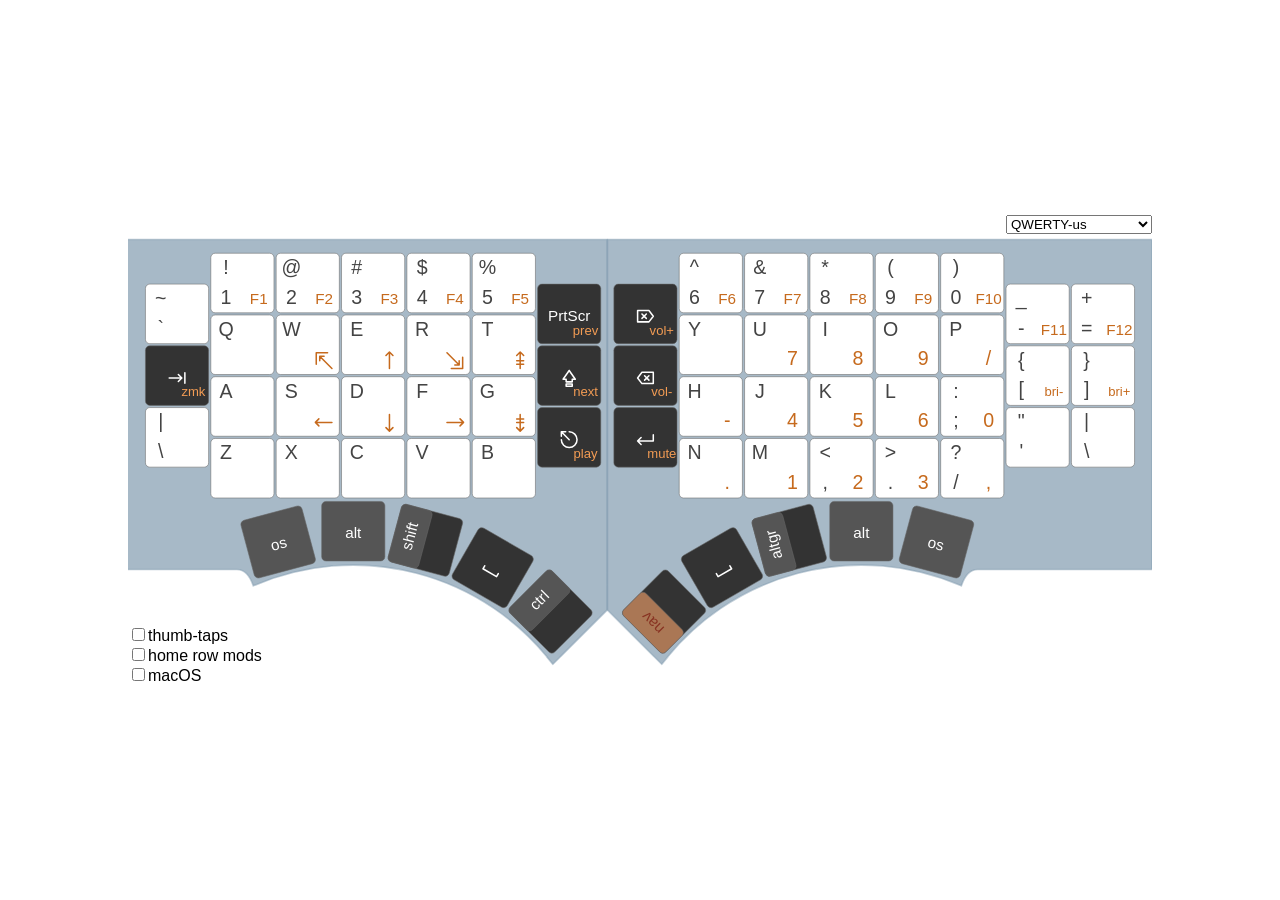
<file: docs/keeb.html>
<!DOCTYPE html>
<html>
  <head>
    <meta charset="utf-8"/>
    <title>QMx 2040</title>
    <meta name="viewport" content="width=device-width">
    <meta name="description" content="The Extremely Normal Keyboard. The natural evolution of the TypeMatrix 2020 and 2030 series.">
    <link type="image/svg+xml" rel="icon" href="favicon.svg" sizes="any">
    <link type="text/css" rel="stylesheet" href="style.css">
    <link type="text/css" rel="stylesheet" href="keeb.css">
    <script type="text/javascript" defer src="keeb.js"></script>
    <style>
      html {
        height: 100%;
        display: flex;
        align-items: center;
        justify-content: center;
      }
      form div {
        text-align: left;
        margin-top: -3em;
        label {
          display: block;
          user-select: none;
        }
      }
    </style>
  </head>
  <body>
    <form>
      <select onchange="setKeebLayout(this.value)">
        <option value="be">AZERTY-be</option>
        <option value="fr">AZERTY-fr</option>
        <option value="br">QWERTY-br</option>
        <option value="dk">QWERTY-dk</option>
        <option value="gr">QWERTY-gr</option>
        <option value="it">QWERTY-it</option>
        <option value="no">QWERTY-no</option>
        <option value="pt">QWERTY-pt</option>
        <option value="ru">QWERTY-ru</option>
        <option value="se">QWERTY-se</option>
        <option value="ua">QWERTY-ua</option>
        <option value="us" selected>QWERTY-us</option>
        <option value="ch">QWERTZ-ch</option>
        <option value="de">QWERTZ-de</option>
        <option disabled> - alternative layouts - </option>
        <option value="fr(bepo)">Bépo</option>
        <option value="us(colemak)">Colemak</option>
        <option value="us(dvorak)">Dvorak</option>
        <option value="fr(ergol)">Ergo‑L</option>
        <option value="fr(lafayette)">Lafayette</option>
        <option value="us(workman)">Workman</option>
      </select>

      <svg xmlns="http://www.w3.org/2000/svg" viewBox="45 -45 940 400">

        <g id="board">
          <path id="qmx-half" d="M-15-40 h500 v340 l-50 50 a 230 230 0 0 0 -275-72 q-5-15 -15-15 H-15z"/>
          <use href="#qmx-half" transform="translate(970 0) scale(-1 1)"/>
        </g>

        <defs>
          <path class="symbol" transform="scale(0.4) translate(-24, -30)" id="glyph_backspace" d="M22,19l10,10 M22,29l10-10 M6,24l10,13h26v-26h-26z"/>
          <path class="symbol" transform="scale(0.4) translate(-24, -30)" id="glyph_delete"    d="M16,19l10,10 M16,29l10-10 M42,24l-10,13h-26v-26h26z"/>
          <path class="symbol" transform="scale(0.4) translate(-24, -30)" id="glyph_return"    d="M42,13V27H6 m8-8l-8,8l8,8"/>
          <path class="symbol" transform="scale(0.4) translate(-24, -30)" id="glyph_space"     d="M42,24V32H6V24"/>
          <path class="symbol" transform="scale(0.4) translate(-24, -30)" id="glyph_escape"    d="M24,24l-18-18 m0,10v-10h10 M24,6A18,18,0,1,1,6,24"/>
          <path class="symbol" transform="scale(0.4) translate(-24, -30)" id="glyph_up"        d="M24,42v-36 m-8,6l8-8l8,8"/>
          <path class="symbol" transform="scale(0.4) translate(-24, -30)" id="glyph_down"      d="M24,6v36 m-8,-6l8,8l8-8"/>
          <path class="symbol" transform="scale(0.4) translate(-24, -30)" id="glyph_pgup"      d="M16,32h16 M16,24h16 M24,42v-36 m-8,6l8-8l8,8"/>
          <path class="symbol" transform="scale(0.4) translate(-24, -30)" id="glyph_pgdown"    d="M16,16h16 M16,24h16 M24,6v36 m-8,-6l8,8l8-8"/>
          <path class="symbol" transform="scale(0.4) translate(-24, -30)" id="glyph_left"      d="M42,24h-36 m6-8l-8,8l8,8"/>
          <path class="symbol" transform="scale(0.4) translate(-24, -30)" id="glyph_right"     d="M6,24h36 m-6-8l8,8l-8,8"/>
          <path class="symbol" transform="scale(0.4) translate(-24, -30)" id="glyph_tab"       d="M6,24h27 m-6-8l8,8l-8,8 M42,12V36"/>
          <path class="symbol" transform="scale(0.4) translate(-24, -30)" id="glyph_btab"      d="M42,24h-27 m6-8l-8,8l8,8 M6,12V36"/>
          <path class="symbol" transform="scale(0.4) translate(-24, -30)" id="glyph_home"      d="M42,42l-28-28 m0,10v-10h10 m8-8h-26v26"/>
          <path class="symbol" transform="scale(0.4) translate(-24, -30)" id="glyph_end"       d="M6,6l28,28 m0-10v10h-10 m-8,8h26v-26"/>
          <path class="symbol" transform="scale(0.4) translate(-24, -30)" id="glyph_prev"      d="M24,6A18,18,0,1,1,24,42A18,18,0,1,1,24,6 M26,16l-8,8l8,8"/>
          <path class="symbol" transform="scale(0.4) translate(-24, -30)" id="glyph_next"      d="M24,6A18,18,0,1,1,24,42A18,18,0,1,1,24,6 M22,16l8,8l-8,8"/>
          <path class="symbol" transform="scale(0.4) translate(-24, -30)" id="glyph_shift"     d="M23,7l14,20h-7v16h-14v-16h-7l14,-20"/>
          <path class="symbol" transform="scale(0.4) translate(-24, -30)" id="glyph_caps"      d="M24,7l14,20h-7v6h-14v-6h-7l14,-20 M31,38v5h-14v-5z"/>

          <!-- easy mode (no dual keys) -->
          <g class="leftThumb" id="leftThumb-ez">
            <g class="tucked3 thumb">
              <g class="specialKey">
                <rect class="colorMod"/>
                <text class="colorMod level0 pc">os</text>
              </g>
              <g class="tucked2 thumb">
                <g class="specialKey">
                  <rect class="colorMod"/>
                  <text class="colorMod level0 pc">alt</text>
                </g>
                <g class="tucked1 thumb">
                  <g class="specialKey">
                    <rect />
                    <rect class="colorMod sticky"/>
                    <text class="colorMod sticky pc">shift</text>
                  </g>
                  <g class="comfy thumb">
                    <g class="specialKey">
                      <rect />
                      <use class="level0" href="#glyph_space"/>
                    </g>
                    <g class="reachy thumb">
                      <g class="specialKey">
                        <rect />
                        <rect class="colorMod sticky"/>
                        <text class="colorMod sticky pc">ctrl</text>
                      </g>
                    </g>
                  </g>
                </g>
              </g>
            </g>
          </g>
          <g class="rightThumb" id="rightThumb-ez">
            <g class="tucked3 thumb">
              <g class="specialKey">
                <rect class="colorMod"/>
                <text class="colorMod level0 pc">os</text>
              </g>
              <g class="tucked2 thumb">
                <g class="specialKey">
                  <rect class="colorMod"/>
                  <text class="colorMod level0 pc">alt</text>
                </g>
                <g class="tucked1 thumb">
                  <g class="specialKey">
                    <rect />
                    <rect class="colorMod sticky"/>
                    <text class="colorMod sticky pc">altgr</text>
                  </g>
                  <g class="comfy thumb">
                    <g class="specialKey">
                      <rect/>
                      <use class="level0" href="#glyph_space"/>
                    </g>
                    <g class="reachy thumb">
                      <g class="specialKey">
                        <rect />
                        <rect class="colorNav sticky"/>
                        <text class="colorNav sticky pc">nav</text>
                      </g>
                    </g>
                  </g>
                </g>
              </g>
            </g>
          </g>

          <!-- easy mode (macOS) -->
          <g class="leftThumb" id="leftThumb-ez-mac">
            <g class="tucked3 thumb">
              <g class="specialKey">
                <rect class="colorMod"/>
                <text class="colorMod level0">⌥</text>
              </g>
              <g class="tucked2 thumb">
                <g class="specialKey">
                  <rect class="colorMod"/>
                  <text class="colorMod level0">⌃</text>
                </g>
                <g class="tucked1 thumb">
                  <g class="specialKey">
                    <rect />
                    <rect class="colorMod sticky"/>
                    <text class="colorMod sticky pc">shift</text>
                  </g>
                  <g class="comfy thumb">
                    <g class="specialKey">
                      <rect />
                      <use class="level0" href="#glyph_space"/>
                    </g>
                    <g class="reachy thumb">
                      <g class="specialKey">
                        <rect />
                        <rect class="colorMod sticky"/>
                        <text class="colorMod sticky">⌘</text>
                      </g>
                    </g>
                  </g>
                </g>
              </g>
            </g>
          </g>
          <g class="rightThumb" id="rightThumb-ez-mac">
            <g class="tucked3 thumb">
              <g class="specialKey">
                <rect class="colorMod"/>
                <text class="colorMod level0">⌥</text>
              </g>
              <g class="tucked2 thumb">
                <g class="specialKey">
                  <rect class="colorMod"/>
                  <text class="colorMod level0">⌃</text>
                </g>
                <g class="tucked1 thumb">
                  <g class="specialKey">
                    <rect />
                    <rect class="colorMod sticky"/>
                    <text class="colorMod sticky pc">opt</text>
                  </g>
                  <g class="comfy thumb">
                    <g class="specialKey">
                      <rect/>
                      <use class="level0" href="#glyph_space"/>
                    </g>
                    <g class="reachy thumb">
                      <g class="specialKey">
                        <rect />
                        <rect class="colorNav sticky"/>
                        <text class="colorNav sticky pc">nav</text>
                      </g>
                    </g>
                  </g>
                </g>
              </g>
            </g>
          </g>

          <!-- thumb-taps -->
          <g class="leftThumb" id="leftThumb-tt">
            <g class="tucked3 thumb">
              <g class="specialKey">
                <rect />
                <rect class="colorMod"/>
                <text class="colorMod level0">os</text>
              </g>
              <g class="tucked2 thumb">
                <g class="specialKey">
                  <rect />
                  <rect class="holdTap colorMod"/>
                  <text class="level1  colorMod pc">alt</text>
                  <use  class="level2" href="#glyph_escape"/>
                </g>
                <g class="tucked1 thumb">
                  <g class="specialKey">
                    <rect/>
                    <rect class="colorMod sticky"/>
                    <text class="colorMod sticky pc">shift</text>
                  </g>
                  <g class="comfy thumb">
                    <g class="specialKey">
                      <rect/>
                      <rect class="holdTap colorNav"/>
                      <text class="level1  colorNav pc">nav</text>
                      <use  class="level2"   href="#glyph_backspace"/>
                      <use  class="layerNav" href="#glyph_delete"/>
                    </g>
                    <g class="reachy thumb">
                      <g class="specialKey">
                        <rect/>
                        <rect class="holdTap colorMod"/>
                        <text class="level1 colorMod pc">ctrl</text>
                        <use  class="level2"   href="#glyph_tab"/>
                        <use  class="layerNav" href="#glyph_btab"/>
                      </g>
                    </g>
                  </g>
                </g>
              </g>
            </g>
          </g>
          <g class="rightThumb" id="rightThumb-tt">
            <g class="tucked3 thumb">
              <g class="specialKey">
                <rect class="colorMod"/>
                <text class="colorMod level0 pc">os</text>
              </g>
              <g class="tucked2 thumb">
                <g class="specialKey">
                  <rect />
                  <rect class="holdTap colorMod"/>
                  <text class="level1  colorMod pc">alt</text>
                  <text class="level2 shortcut">        PrtScr</text>
                </g>
                <g class="tucked1 thumb">
                  <g class="specialKey showMod">
                    <rect />
                    <rect class="colorMod sticky"/>
                    <text class="colorMod sticky pc">altgr</text>
                  </g>
                  <g class="comfy thumb">
                    <g class="specialKey">
                      <rect />
                      <rect class="holdTap borderNav tap-pref"/>
                      <text class="level1  borderNav pc">nav</text>
                      <use  class="level2" href="#glyph_space"/>
                    </g>
                    <g class="reachy thumb">
                      <g class="specialKey">
                        <rect />
                        <rect class="holdTap colorMod"/>
                        <text class="level1  colorMod pc">ctrl</text>
                        <use  class="level2" href="#glyph_return"/>
                      </g>
                    </g>
                  </g>
                </g>
              </g>
            </g>
          </g>

          <!-- thumb-taps (macOS) -->
          <g class="leftThumb" id="leftThumb-tt-mac">
            <g class="tucked3 thumb">
              <g class="specialKey">
                <rect />
                <rect class="colorMod"/>
                <text class="colorMod level0">⌥</text>
              </g>
              <g class="tucked2 thumb">
                <g class="specialKey">
                  <rect />
                  <rect class="holdTap colorMod"/>
                  <text class="level1  colorMod">⌃</text>
                  <use  class="level2" href="#glyph_escape"/>
                </g>
                <g class="tucked1 thumb">
                  <g class="specialKey">
                    <rect/>
                    <rect class="colorMod sticky"/>
                    <text class="colorMod sticky pc">shift</text>
                  </g>
                  <g class="comfy thumb">
                    <g class="specialKey">
                      <rect/>
                      <rect class="holdTap colorNav"/>
                      <text class="level1  colorNav pc">nav</text>
                      <use  class="level2"   href="#glyph_backspace"/>
                      <use  class="layerNav" href="#glyph_delete"/>
                    </g>
                    <g class="reachy thumb">
                      <g class="specialKey">
                        <rect/>
                        <rect class="holdTap colorMod"/>
                        <text class="level1  colorMod">⌘</text>
                        <use  class="level2"   href="#glyph_tab"/>
                        <use  class="layerNav" href="#glyph_btab"/>
                      </g>
                    </g>
                  </g>
                </g>
              </g>
            </g>
          </g>
          <g class="rightThumb" id="rightThumb-tt-mac">
            <g class="tucked3 thumb">
              <g class="specialKey">
                <rect class="colorMod"/>
                <text class="colorMod level0">⌥</text>
              </g>
              <g class="tucked2 thumb">
                <g class="specialKey">
                  <rect />
                  <rect class="holdTap colorMod"/>
                  <text class="level1  colorMod">⌃</text>
                  <text class="level2  shortcut">        PrtScr</text>
                </g>
                <g class="tucked1 thumb">
                  <g class="specialKey showMod">
                    <rect />
                    <rect class="colorMod sticky"/>
                    <text class="colorMod sticky pc">opt</text>
                  </g>
                  <g class="comfy thumb">
                    <g class="specialKey">
                      <rect />
                      <rect class="holdTap borderNav tap-pref"/>
                      <text class="level1  borderNav pc">nav</text>
                      <use  class="level2" href="#glyph_space"/>
                    </g>
                    <g class="reachy thumb">
                      <g class="specialKey">
                        <rect />
                        <rect class="holdTap colorMod"/>
                        <text class="level1  colorMod">⌘</text>
                        <use  class="level2" href="#glyph_return"/>
                      </g>
                    </g>
                  </g>
                </g>
              </g>
            </g>
          </g>
        </defs>

        <g id="left">
          <g class="outer matrix">
            <g class="col">
              <g id="Backquote" class="key num">
                <rect/>
                <text class="level1"/>
                <text class="level2"/>
              </g>
              <g class="specialKey top">
                <rect class="colorSpc"/>
                <text class="layerNav shortcut">zmk</text>
                <use class="level0" href="#glyph_tab"/>
              </g>
              <g id="IntlBackslash" class="key home">
                <rect/>
                <text class="level1"/>
                <text class="level2"/>
              </g>
            </g>

            <g class="pinky matrix">
              <g class="col">
                <g id="Digit1" class="key num">
                  <rect/>
                  <text class="level1"/>
                  <text class="level2"/>
                  <text class="layerNav pc">F1</text>
                </g>
                <g id="KeyQ" class="key top">
                  <rect/>
                  <text class="level1"/>
                  <text class="level2"/>
                  <text class="layerNav"></text>
                </g>
                <g id="KeyA" class="key home">
                  <rect/>
                  <text class="level1"/>
                  <text class="level2"/>
                  <text class="layerNav shortcut"></text>
                </g>
                <g id="KeyZ" class="key bottom">
                  <rect/>
                  <text class="level1"/>
                  <text class="level2"/>
                  <text class="layerNav shortcut"></text>
                </g>
              </g>

              <g class="ring matrix">
                <g class="col">
                  <g id="Digit2" class="key num">
                    <rect/>
                    <text class="level1"/>
                    <text class="level2"/>
                    <text class="layerNav pc">F2</text>
                  </g>
                  <g id="KeyW" class="key top">
                    <rect/>
                    <text class="level1"/>
                    <text class="level2"/>
                    <use  class="layerNav" href="#glyph_home"/>
                  </g>
                  <g id="KeyS" class="key home dual">
                    <rect/>
                    <g class="hrmKey">
                      <rect class="holdTap borderMod tap-pref"/>
                      <text class="level1  borderMod mac">⌥</text>
                      <text class="level1  borderMod lin">os</text>
                    </g>
                    <text class="level1"/>
                    <text class="level2"/>
                    <use  class="layerNav" href="#glyph_left"/>
                  </g>
                  <g id="KeyX" class="key bottom">
                    <rect/>
                    <text class="level1"/>
                    <text class="level2"/>
                    <text class="layerNav shortcut"></text>
                  </g>
                </g>

                <g class="middle matrix">
                  <g class="col">
                    <g id="Digit3" class="key num">
                      <rect/>
                      <text class="level1"/>
                      <text class="level2"/>
                      <text class="layerNav pc">F3</text>
                    </g>
                    <g id="KeyE" class="key top">
                      <rect/>
                      <text class="level1"/>
                      <text class="level2"/>
                      <use  class="layerNav" href="#glyph_up"/>
                    </g>
                    <g id="KeyD" class="key home dual">
                      <rect/>
                      <g class="hrmKey">
                        <rect class="holdTap borderMod tap-pref"/>
                        <text class="level1  borderMod mac">⌘</text>
                        <text class="level1  borderMod lin">ctrl</text>
                      </g>
                      <text class="level1"/>
                      <text class="level2"/>
                      <use  class="layerNav" href="#glyph_down"/>
                    </g>
                    <g id="KeyC" class="key bottom">
                      <rect/>
                      <text class="level1"/>
                      <text class="level2"/>
                      <text class="layerNav shortcut"></text>
                    </g>
                  </g>

                  <g class="index matrix">
                    <g class="col">
                      <g id="Digit4" class="key num">
                        <rect/>
                        <text class="level1"/>
                        <text class="level2"/>
                        <text class="layerNav pc">F4</text>
                      </g>
                      <g id="KeyR" class="key top">
                        <rect/>
                        <text class="level1"/>
                        <text class="level2"/>
                        <use  class="layerNav" href="#glyph_end"/>
                      </g>
                      <g id="KeyF" class="key home dual">
                        <rect/>
                        <g class="hrmKey">
                          <rect class="holdTap borderMod tap-pref"/>
                          <text class="level1  borderMod mac">⌃</text>
                          <text class="level1  borderMod lin">alt</text>
                        </g>
                        <text class="level1"/>
                        <text class="level2"/>
                        <use  class="layerNav" href="#glyph_right"/>
                      </g>
                      <g id="KeyV" class="key bottom">
                        <rect/>
                        <text class="level1"/>
                        <text class="level2"/>
                        <text class="layerNav shortcut"></text>
                      </g>
                    </g>

                    <use class="thumbCluster"/>

                    <g class="inner matrix">
                      <g class="col">
                        <g id="Digit5" class="key num">
                          <rect/>
                          <text class="level1"/>
                          <text class="level2"/>
                          <text class="layerNav pc">F5</text>
                        </g>
                        <g id="KeyT" class="key top">
                          <rect/>
                          <text class="level1"/>
                          <text class="level2"/>
                          <use  class="layerNav" href="#glyph_pgup"/>
                        </g>
                        <g id="KeyG" class="key home">
                          <rect/>
                          <text class="level1"/>
                          <text class="level2"/>
                          <use  class="layerNav" href="#glyph_pgdown"/>
                        </g>
                        <g id="KeyB" class="key bottom">
                          <rect/>
                          <text class="level1"/>
                          <text class="level2"/>
                          <text class="layerNav shortcut"></text>
                        </g>
                      </g>

                      <g class="tmx matrix">
                        <g class="col">
                          <g class="specialKey top">
                            <rect class="colorSpc"/>
                            <text class="level0 pc">PrtScr</text>
                            <text class="layerNav shortcut">prev</text>
                          </g>
                          <g class="specialKey home">
                            <rect class="colorSpc"/>
                            <use class="level0" href="#glyph_caps"/>
                            <text class="layerNav shortcut">next</text>
                          </g>
                          <g class="specialKey bottom">
                            <rect class="colorSpc"/>
                            <use class="level0" href="#glyph_escape"/>
                            <text class="layerNav shortcut">play</text>
                          </g>
                        </g>
                      </g>
                    </g>
                  </g>
                </g>
              </g>
            </g>
          </g>
        </g>

        <g id="right">
          <g class="extra matrix">
            <g class="col">
              <g id="Equal" class="key num">
                <rect/>
                <text class="level1"/>
                <text class="level2"/>
                <text class="layerNav pc">F12</text>
              </g>
              <g id="BracketRight" class="key top">
                <rect/>
                <text class="level1"/>
                <text class="level2"/>
                <text class="layerNav shortcut">bri+</text>
              </g>
              <g id="Backslash" class="key home">
                <rect/>
                <text class="level1"/>
                <text class="level2"/>
              </g>

              <g class="outer matrix">
                <g class="col">
                  <g id="Minus" class="key num">
                    <rect/>
                    <text class="level1"/>
                    <text class="level2"/>
                    <text class="layerNav pc">F11</text>
                  </g>
                  <g id="BracketLeft" class="key top">
                    <rect/>
                    <text class="level1"/>
                    <text class="level2"/>
                    <text class="layerNav shortcut">bri-</text>
                  </g>
                  <g id="Quote" class="key home">
                    <rect/>
                    <text class="level1"/>
                    <text class="level2"/>
                  </g>
                </g>

                <g class="pinky matrix">
                  <g class="col">
                    <g id="Digit0" class="key num">
                      <rect/>
                      <text class="level1"/>
                      <text class="level2"/>
                      <text class="layerNav pc">F10</text>
                    </g>
                    <g id="KeyP" class="key top">
                      <rect/>
                      <text class="level1"/>
                      <text class="level2"/>
                      <text class="layerNav">/</text>
                    </g>
                    <g id="Semicolon" class="key home">
                      <rect/>
                      <text class="level1"/>
                      <text class="level2"/>
                      <text class="layerNav">0</text>
                    </g>
                    <g id="Slash" class="key bottom">
                      <rect/>
                      <text class="level1"/>
                      <text class="level2"/>
                      <text class="layerNav">,</text>
                    </g>
                  </g>

                  <g class="ring matrix">
                    <g class="col">
                      <g id="Digit9" class="key num">
                        <rect/>
                        <text class="level1"/>
                        <text class="level2"/>
                        <text class="layerNav pc">F9</text>
                      </g>
                      <g id="KeyO" class="key top">
                        <rect/>
                        <text class="level1"/>
                        <text class="level2"/>
                        <text class="layerNav">9</text>
                      </g>
                      <g id="KeyL" class="key home dual">
                        <rect/>
                        <g class="hrmKey">
                          <rect class="holdTap borderMod tap-pref"/>
                          <text class="level1  borderMod mac">⌥</text>
                          <text class="level1  borderMod lin">os</text>
                        </g>
                        <text class="level2"/>
                        <text class="layerNav">6</text>
                      </g>
                      <g id="Period" class="key bottom">
                        <rect/>
                        <text class="level1"/>
                        <text class="level2"/>
                        <text class="layerNav">3</text>
                      </g>
                    </g>

                    <g class="middle matrix">
                      <g class="col">
                        <g id="Digit8" class="key num">
                          <rect/>
                          <text class="level1"/>
                          <text class="level2"/>
                          <text class="layerNav pc">F8</text>
                        </g>
                        <g id="KeyI" class="key top">
                          <rect/>
                          <text class="level1"/>
                          <text class="level2"/>
                          <text class="layerNav">8</text>
                        </g>
                        <g id="KeyK" class="key home dual">
                          <rect/>
                          <g class="hrmKey">
                            <rect class="holdTap borderMod tap-pref"/>
                            <text class="level1  borderMod mac">⌘</text>
                            <text class="level1  borderMod lin">ctrl</text>
                          </g>
                          <text class="level1"/>
                          <text class="level2"/>
                          <text class="layerNav">5</text>
                        </g>
                        <g id="Comma" class="key bottom">
                          <rect/>
                          <text class="level1"/>
                          <text class="level2"/>
                          <text class="layerNav">2</text>
                        </g>
                      </g>

                      <g class="index matrix">
                        <g class="col">
                          <g id="Digit7" class="key num">
                            <rect/>
                            <text class="level1"/>
                            <text class="level2"/>
                            <text class="layerNav pc">F7</text>
                          </g>
                          <g id="KeyU" class="key top">
                            <rect/>
                            <text class="level1"/>
                            <text class="level2"/>
                            <text class="layerNav">7</text>
                          </g>
                          <g id="KeyJ" class="key home dual">
                            <rect/>
                            <g class="hrmKey">
                              <rect class="holdTap borderMod tap-pref"/>
                              <text class="level1  borderMod mac">⌃</text>
                              <text class="level1  borderMod lin">alt</text>
                            </g>
                            <text class="level1"/>
                            <text class="level2"/>
                            <text class="layerNav">4</text>
                          </g>
                          <g id="KeyM" class="key bottom">
                            <rect/>
                            <text class="level1"/>
                            <text class="level2"/>
                            <text class="layerNav">1</text>
                          </g>
                        </g>

                        <use class="thumbCluster"/>

                        <g class="inner matrix">
                          <g class="col">
                            <g id="Digit6" class="key num">
                              <rect/>
                              <text class="level1"/>
                              <text class="level2"/>
                              <text class="layerNav pc">F6</text>
                            </g>
                            <g id="KeyY" class="key top">
                              <rect/>
                              <text class="level1"/>
                              <text class="level2"/>
                            </g>
                            <g id="KeyH" class="key home">
                              <rect/>
                              <text class="level1"/>
                              <text class="level2"/>
                              <text class="layerNav">-</text>
                            </g>
                            <g id="KeyN" class="key bottom">
                              <rect/>
                              <text class="level1"/>
                              <text class="level2"/>
                              <text class="layerNav">.</text>
                            </g>
                          </g>

                          <g class="tmx matrix">
                            <g class="col">
                              <g class="specialKey top">
                                <rect class="colorSpc"/>
                                <use class="level0" href="#glyph_delete"/>
                                <text class="layerNav shortcut">vol+</text>
                              </g>
                              <g class="specialKey home">
                                <rect class="colorSpc"/>
                                <use class="level0" href="#glyph_backspace"/>
                                <text class="layerNav shortcut">vol-</text>
                              </g>
                              <g class="specialKey bottom">
                                <rect class="colorSpc"/>
                                <use class="level0" href="#glyph_return"/>
                                <text class="layerNav shortcut">mute</text>
                              </g>
                            </g>
                          </g>
                        </g>
                      </g>
                    </g>
                  </g>
                </g>
              </g>
            </g>
          </g>
        </g>

      </svg>

      <div style="margin-top: -3em;">
        <label><input type="checkbox" id="tt">thumb-taps</label>
        <label><input type="checkbox" id="hrm">home row mods</label>
        <label><input type="checkbox" id="mac">macOS</label>
      </div>
    </form>
  </body>
</html>
</file>
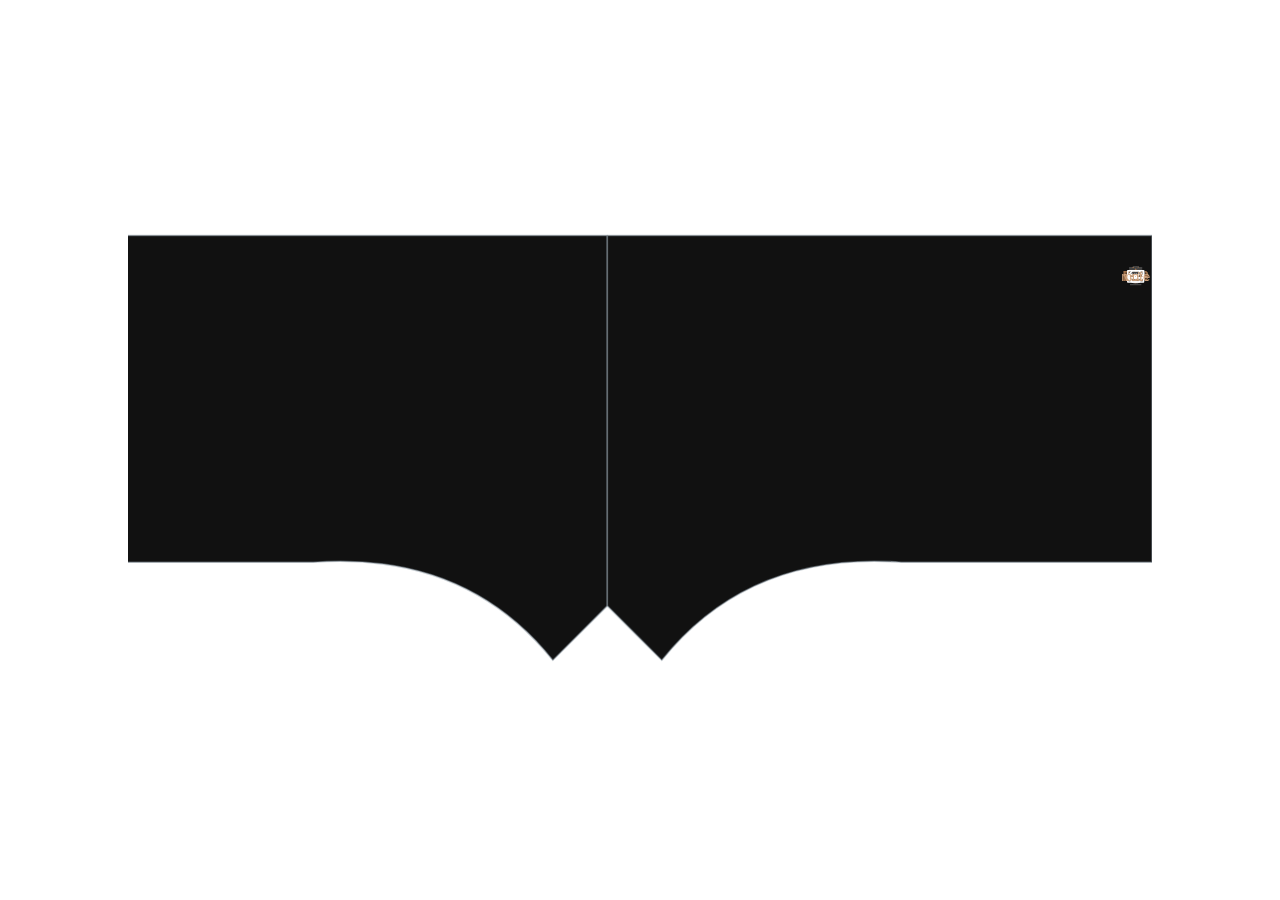
<file: docs/qmx2040.html>
<!DOCTYPE html>
<html>
  <head>
    <meta charset="utf-8"/>
    <title>QMx 2040</title>
    <meta name="viewport" content="width=device-width">
    <link type="image/svg+xml" rel="icon" href="favicon.svg" sizes="any">
    <link type="text/css" rel="stylesheet" href="style.css">
    <link type="text/css" rel="stylesheet" href="keeb.css">
    <script type="text/javascript" defer src="keeb.js"></script>
    <style>
      :root {
        --steel-grey:      #818586;
        --chili-red:       #e5272a;
        --violet-purple:   #6942ab;
        --fuschia-pink:    #f1449e;
        --shadow-grey:     #484647;
        --ocean-blue:      #0b5790;
        --tiger-orange:    #fbad83;
        --cream-yellow:    #fef486;
        --rose-pink:       #fd95a8;
        --lavender-purple: #a170cf;
        --arctic-blue:     #44c0e5;
        --mint-green:      #53dfbf;
      }
      html {
        height: 100%;
        display: flex;
        align-items: center;
        justify-content: center;
      }
      .extra  .col rect,
      .outer  .col rect { fill: var(--lavender-purple); }
      .pinky  .col rect { fill: var(--arctic-blue); }
      .ring   .col rect { fill: var(--mint-green); }
      .middle .col rect { fill: var(--cream-yellow); }
      .index  .col rect { fill: var(--rose-pink); }
      .inner  .col rect { fill: var(--lavender-purple); }
      .thumb rect, .colorSpc { fill: var(--ocean-blue) ! important; }
      #board path, #board use { fill: #111; }
      svg { filter: saturate(50%); }
    </style>
  </head>
  <body>

    <svg xmlns="http://www.w3.org/2000/svg" viewBox="45 -45 940 400">

      <g id="board">
        <path id="qmx-half" d="M-15-40 h500 v340 l-50,50 q-80-100 -220-90 H-15z"/>
        <use href="#qmx-half" transform="translate(970 0) scale(-1 1)"/>
      </g>

      <defs>
        <path class="symbol" transform="scale(0.4) translate(-24, -30)" id="glyph_backspace" d="M22,19l10,10 M22,29l10-10 M6,24l10,13h26v-26h-26z"/>
        <path class="symbol" transform="scale(0.4) translate(-24, -30)" id="glyph_delete"    d="M16,19l10,10 M16,29l10-10 M42,24l-10,13h-26v-26h26z"/>
        <path class="symbol" transform="scale(0.4) translate(-24, -30)" id="glyph_return"    d="M42,13V27H6 m8-8l-8,8l8,8"/>
        <path class="symbol" transform="scale(0.4) translate(-24, -30)" id="glyph_space"     d="M42,24V32H6V24"/>
        <path class="symbol" transform="scale(0.4) translate(-24, -30)" id="glyph_escape"    d="M24,24l-18-18 m0,10v-10h10 M24,6A18,18,0,1,1,6,24"/>
        <path class="symbol" transform="scale(0.4) translate(-24, -30)" id="glyph_up"        d="M24,42v-36 m-8,6l8-8l8,8"/>
        <path class="symbol" transform="scale(0.4) translate(-24, -30)" id="glyph_down"      d="M24,6v36 m-8,-6l8,8l8-8"/>
        <path class="symbol" transform="scale(0.4) translate(-24, -30)" id="glyph_pgup"      d="M16,32h16 M16,24h16 M24,42v-36 m-8,6l8-8l8,8"/>
        <path class="symbol" transform="scale(0.4) translate(-24, -30)" id="glyph_pgdown"    d="M16,16h16 M16,24h16 M24,6v36 m-8,-6l8,8l8-8"/>
        <path class="symbol" transform="scale(0.4) translate(-24, -30)" id="glyph_left"      d="M42,24h-36 m6-8l-8,8l8,8"/>
        <path class="symbol" transform="scale(0.4) translate(-24, -30)" id="glyph_right"     d="M6,24h36 m-6-8l8,8l-8,8"/>
        <path class="symbol" transform="scale(0.4) translate(-24, -30)" id="glyph_tab"       d="M6,24h27 m-6-8l8,8l-8,8 M42,12V36"/>
        <path class="symbol" transform="scale(0.4) translate(-24, -30)" id="glyph_btab"      d="M42,24h-27 m6-8l-8,8l8,8 M6,12V36"/>
        <path class="symbol" transform="scale(0.4) translate(-24, -30)" id="glyph_home"      d="M42,42l-28-28 m0,10v-10h10 m8-8h-26v26"/>
        <path class="symbol" transform="scale(0.4) translate(-24, -30)" id="glyph_end"       d="M6,6l28,28 m0-10v10h-10 m-8,8h26v-26"/>
        <path class="symbol" transform="scale(0.4) translate(-24, -30)" id="glyph_prev"      d="M24,6A18,18,0,1,1,24,42A18,18,0,1,1,24,6 M26,16l-8,8l8,8"/>
        <path class="symbol" transform="scale(0.4) translate(-24, -30)" id="glyph_next"      d="M24,6A18,18,0,1,1,24,42A18,18,0,1,1,24,6 M22,16l8,8l-8,8"/>
        <path class="symbol" transform="scale(0.4) translate(-24, -30)" id="glyph_shift"     d="M23,7l14,20h-7v16h-14v-16h-7l14,-20"/>
        <path class="symbol" transform="scale(0.4) translate(-24, -30)" id="glyph_caps"      d="M24,7l14,20h-7v6h-14v-6h-7l14,-20 M31,38v5h-14v-5z"/>

        <!-- easy mode (no dual keys) -->
        <g class="leftThumb" id="leftThumb-ez">
          <g class="tucked3 thumb">
            <g class="specialKey">
              <rect class="colorMod"/>
              <text class="colorMod level0">?</text>
            </g>
            <g class="tucked2 thumb">
              <g class="specialKey">
                <rect class="colorMod"/>
                <text class="colorMod level0">alt</text>
              </g>
              <g class="tucked1 thumb">
                <g class="specialKey">
                  <rect class="colorSym"/>
                  <text class="level0 colorSym">shift</text>
                  <use  class="layerNav" href="#glyph_caps"/>
                </g>
                <g class="comfy thumb">
                  <g class="specialKey">
                    <rect class="colorMod"/>
                    <text class="colorMod level0">ctrl</text>
                  </g>
                  <g class="reachy thumb">
                    <g class="specialKey">
                      <rect class="colorMod"/>
                      <text class="colorMod level0">os</text>
                    </g>
                  </g>
                </g>
              </g>
            </g>
          </g>
        </g>
        <g class="rightThumb" id="rightThumb-ez">
          <g class="tucked3 thumb">
            <g class="specialKey">
              <rect class="colorMod"/>
              <text class="colorMod level0">?</text>
            </g>
            <g class="tucked2 thumb">
              <g class="specialKey">
                <rect class="colorMod"/>
                <text class="colorMod level0">alt</text>
              </g>
              <g class="tucked1 thumb">
                <g class="specialKey showSym">
                  <rect class="colorSym"/>
                  <text class="level0 colorSym">altgr</text>
                </g>
                <g class="comfy thumb">
                  <g class="specialKey">
                    <rect/>
                    <use  class="level0" href="#glyph_space"/>
                  </g>
                  <g class="reachy thumb">
                    <g class="specialKey">
                      <rect class="colorNav"/>
                      <text class="colorNav level0">nav</text>
                    </g>
                  </g>
                </g>
              </g>
            </g>
          </g>
        </g>

        <!-- thumb-taps -->
        <g class="leftThumb" id="leftThumb-tt">
          <g class="tucked3 thumb">
            <g class="specialKey">
              <rect class="colorMod"/>
              <text class="colorMod level0">?</text>
            </g>
            <g class="tucked2 thumb">
              <g class="specialKey">
                <rect class="colorMod"/>
                <text class="colorMod level0">?</text>
              </g>
              <g class="tucked1 thumb">
                <g class="specialKey">
                  <rect/>
                  <rect class="colorSym sticky"/>
                  <text class="colorSym sticky pc">shift</text>
                  <use  class="layerNav" href="#glyph_caps"/>
                </g>
                <g class="comfy thumb">
                  <g class="key">
                    <rect/>
                    <rect class="holdTap colorMod"/>
                    <text class="level1  colorMod pc">ctrl</text>
                    <use  class="level2"   href="#glyph_backspace"/>
                    <use  class="layerNav" href="#glyph_delete"/>
                  </g>
                  <g class="reachy thumb">
                    <g class="key">
                      <rect/>
                      <rect class="holdTap colorMod"/>
                      <text class="level1  colorMod pc">os</text>
                      <use  class="level2"   href="#glyph_tab"/>
                      <use  class="layerNav" href="#glyph_btab"/>
                    </g>
                  </g>
                </g>
              </g>
            </g>
          </g>
        </g>
        <g class="rightThumb" id="rightThumb-tt">
          <g class="tucked3 thumb">
            <g class="specialKey">
              <rect class="colorMod"/>
              <text class="colorMod level0">?</text>
            </g>
            <g class="tucked2 thumb">
              <g class="specialKey">
                <rect class="colorMod"/>
                <text class="colorMod level0">?</text>
              </g>
              <g class="tucked1 thumb">
                <g class="specialKey showSym">
                  <rect/>
                  <rect class="colorSym sticky"/>
                  <text class="colorSym sticky pc">altgr</text>
                </g>
                <g class="comfy thumb">
                  <g class="key">
                    <rect/>
                    <rect class="holdTap borderNav tap-pref"/>
                    <text class="level1  borderNav pc">nav</text>
                    <use  class="level2" href="#glyph_space"/>
                  </g>
                  <g class="reachy thumb">
                    <g class="key">
                      <rect/>
                      <rect class="holdTap colorMod"/>
                      <text class="level1  colorMod pc">alt</text>
                      <use  class="level2"   href="#glyph_return"/>
                      <use  class="layerNav" href="#glyph_escape"/>
                    </g>
                  </g>
                </g>
              </g>
            </g>
          </g>
        </g>

        <!-- homerow-mods -->
        <g class="leftThumb" id="leftThumb-hrm">
          <g class="tucked3 thumb">
            <g class="specialKey">
              <rect class="colorMod"/>
              <text class="colorMod level0">?</text>
            </g>
            <g class="tucked2 thumb">
              <g class="specialKey">
                <rect class="colorMod"/>
                <text class="colorMod level0">?</text>
              </g>
              <g class="tucked1 thumb">
                <g class="specialKey">
                  <rect/>
                  <rect class="colorSym sticky"/>
                  <text class="colorSym sticky pc">shift</text>
                  <use  class="layerNav" href="#glyph_caps"/>
                </g>
                <g class="comfy thumb">
                  <g class="key">
                    <rect/>
                    <rect class="holdTap colorNav"/>
                    <text class="level1  colorNav pc">nav</text>
                    <use  class="level2"   href="#glyph_backspace"/>
                    <use  class="layerNav" href="#glyph_delete"/>
                  </g>
                  <g class="reachy thumb">
                    <g class="key">
                      <rect/>
                      <use  class="level2"   href="#glyph_tab"/>
                      <use  class="layerNav" href="#glyph_btab"/>
                    </g>
                  </g>
                </g>
              </g>
            </g>
          </g>
        </g>
        <g class="rightThumb" id="rightThumb-hrm">
          <g class="tucked3 thumb">
            <g class="specialKey">
              <rect class="colorMod"/>
              <text class="colorMod level0">?</text>
            </g>
            <g class="tucked2 thumb">
              <g class="specialKey">
                <rect class="colorMod"/>
                <text class="colorMod level0">?</text>
              </g>
              <g class="tucked1 thumb">
                <g class="specialKey showSym">
                  <rect/>
                  <rect class="colorSym sticky"/>
                  <text class="colorSym sticky pc">altgr</text>
                </g>
                <g class="comfy thumb">
                  <g class="key">
                    <rect/>
                    <rect class="holdTap borderNav tap-pref"/>
                    <text class="level1  borderNav pc">nav</text>
                    <use  class="level2" href="#glyph_space"/>
                  </g>
                  <g class="reachy thumb">
                    <g class="key">
                      <rect/>
                      <use  class="level2"   href="#glyph_return"/>
                      <use  class="layerNav" href="#glyph_escape"/>
                    </g>
                  </g>
                </g>
              </g>
            </g>
          </g>
        </g>
      </defs>

      <g id="left">
        <g class="outer matrix">
          <g class="col">
            <g id="Backquote" class="key num">
              <rect/>
              <text class="level1"/>
              <text class="level2"/>
            </g>
            <g class="specialKey top">
              <rect class="colorSpc"/>
              <use class="level0" href="#glyph_tab"/>
            </g>
            <g id="IntlBackslash" class="key home">
              <rect/>
              <text class="level1"/>
              <text class="level2"/>
            </g>
          </g>

          <g class="pinky matrix">
            <g class="col">
              <g id="Digit1" class="key num">
                <rect/>
                <text class="level1"/>
                <text class="level2"/>
                <text class="layerNav pc">F1</text>
              </g>
              <g id="KeyQ" class="key top">
                <rect/>
                <text class="level1"/>
                <text class="level2"/>
                <text class="layerNav"></text>
              </g>
              <g id="KeyA" class="key home">
                <rect/>
                <text class="level1"/>
                <text class="level2"/>
                <text class="layerNav shortcut"></text>
              </g>
              <g id="KeyZ" class="key bottom">
                <rect/>
                <text class="level1"/>
                <text class="level2"/>
                <text class="layerNav shortcut"></text>
              </g>
            </g>

            <g class="ring matrix">
              <g class="col">
                <g id="Digit2" class="key num">
                  <rect/>
                  <text class="level1"/>
                  <text class="level2"/>
                  <text class="layerNav pc">F2</text>
                </g>
                <g id="KeyW" class="key top">
                  <rect/>
                  <text class="level1"/>
                  <text class="level2"/>
                  <use  class="layerNav" href="#glyph_home"/>
                </g>
                <g id="KeyS" class="key home dual">
                  <rect/>
                  <rect class="holdTap borderMod tap-pref"/>
                  <text class="level1  borderMod mac">⌥</text>
                  <text class="level1  borderMod pc">os</text>
                  <text class="level1"/>
                  <text class="level2"/>
                  <use  class="layerNav" href="#glyph_left"/>
                </g>
                <g id="KeyX" class="key bottom">
                  <rect/>
                  <text class="level1"/>
                  <text class="level2"/>
                  <text class="layerNav shortcut"></text>
                </g>
              </g>

              <g class="middle matrix">
                <g class="col">
                  <g id="Digit3" class="key num">
                    <rect/>
                    <text class="level1"/>
                    <text class="level2"/>
                    <text class="layerNav pc">F3</text>
                  </g>
                  <g id="KeyE" class="key top">
                    <rect/>
                    <text class="level1"/>
                    <text class="level2"/>
                    <use  class="layerNav" href="#glyph_up"/>
                  </g>
                  <g id="KeyD" class="key home dual">
                    <rect/>
                    <rect class="holdTap borderMod tap-pref"/>
                    <text class="level1  borderMod mac">⌘</text>
                    <text class="level1  borderMod pc">ctrl</text>
                    <text class="level1"/>
                    <text class="level2"/>
                    <use  class="layerNav" href="#glyph_down"/>
                  </g>
                  <g id="KeyC" class="key bottom">
                    <rect/>
                    <text class="level1"/>
                    <text class="level2"/>
                    <text class="layerNav shortcut"></text>
                  </g>
                </g>

                <g class="index matrix">
                  <g class="col">
                    <g id="Digit4" class="key num">
                      <rect/>
                      <text class="level1"/>
                      <text class="level2"/>
                      <text class="layerNav pc">F4</text>
                    </g>
                    <g id="KeyR" class="key top">
                      <rect/>
                      <text class="level1"/>
                      <text class="level2"/>
                      <use  class="layerNav" href="#glyph_end"/>
                    </g>
                    <g id="KeyF" class="key home dual">
                      <rect/>
                      <rect class="holdTap borderMod tap-pref"/>
                      <text class="level1  borderMod mac">⌃</text>
                      <text class="level1  borderMod pc">alt</text>
                      <text class="level1"/>
                      <text class="level2"/>
                      <use  class="layerNav" href="#glyph_right"/>
                    </g>
                    <g id="KeyV" class="key bottom">
                      <rect/>
                      <text class="level1"/>
                      <text class="level2"/>
                      <text class="layerNav shortcut"></text>
                    </g>
                  </g>

                  <use class="thumbCluster"/>

                  <g class="inner matrix">
                    <g class="col">
                      <g id="Digit5" class="key num">
                        <rect/>
                        <text class="level1"/>
                        <text class="level2"/>
                        <text class="layerNav pc">F5</text>
                      </g>
                      <g id="KeyT" class="key top">
                        <rect/>
                        <text class="level1"/>
                        <text class="level2"/>
                        <use  class="layerNav" href="#glyph_pgup"/>
                      </g>
                      <g id="KeyG" class="key home">
                        <rect/>
                        <text class="level1"/>
                        <text class="level2"/>
                        <use  class="layerNav" href="#glyph_pgdown"/>
                      </g>
                      <g id="KeyB" class="key bottom">
                        <rect/>
                        <text class="level1"/>
                        <text class="level2"/>
                        <text class="layerNav shortcut"></text>
                      </g>
                    </g>

                    <g class="tmx matrix">
                      <g class="col">
                        <g class="specialKey top">
                          <rect class="colorSpc"/>
                          <text class="level0 pc">PrtScr</text>
                          <text class="layerNav shortcut">prev</text>
                        </g>
                        <g class="specialKey home">
                          <rect class="colorSpc"/>
                          <use class="level0" href="#glyph_caps"/>
                          <text class="layerNav shortcut">next</text>
                        </g>
                        <g class="specialKey bottom">
                          <rect class="colorSpc"/>
                          <use class="level0" href="#glyph_escape"/>
                          <text class="layerNav shortcut">play</text>
                        </g>
                      </g>
                    </g>
                  </g>
                </g>
              </g>
            </g>
          </g>
        </g>
      </g>

      <g id="right">
        <g class="extra matrix">
          <g class="col">
            <g id="Equal" class="key num">
              <rect/>
              <text class="level1"/>
              <text class="level2"/>
              <text class="layerNav pc">F12</text>
            </g>
            <g id="BracketRight" class="key top">
              <rect/>
              <text class="level1"/>
              <text class="level2"/>
              <text class="layerNav shortcut">bri+</text>
            </g>
            <g id="Backslash" class="key home">
              <rect/>
              <text class="level1"/>
              <text class="level2"/>
            </g>

            <g class="outer matrix">
              <g class="col">
                <g id="Minus" class="key num">
                  <rect/>
                  <text class="level1"/>
                  <text class="level2"/>
                  <text class="layerNav pc">F11</text>
                </g>
                <g id="BracketLeft" class="key top">
                  <rect/>
                  <text class="level1"/>
                  <text class="level2"/>
                  <text class="layerNav shortcut">bri-</text>
                </g>
                <g id="Quote" class="key home">
                  <rect/>
                  <text class="level1"/>
                  <text class="level2"/>
                </g>
              </g>

              <g class="pinky matrix">
                <g class="col">
                  <g id="Digit0" class="key num">
                    <rect/>
                    <text class="level1"/>
                    <text class="level2"/>
                    <text class="layerNav pc">F10</text>
                  </g>
                  <g id="KeyP" class="key top">
                    <rect/>
                    <text class="level1"/>
                    <text class="level2"/>
                    <text class="layerNav">/</text>
                  </g>
                  <g id="Semicolon" class="key home">
                    <rect/>
                    <text class="level1"/>
                    <text class="level2"/>
                    <text class="layerNav">0</text>
                  </g>
                  <g id="Slash" class="key bottom">
                    <rect/>
                    <text class="level1"/>
                    <text class="level2"/>
                    <text class="layerNav">,</text>
                  </g>
                </g>

                <g class="ring matrix">
                  <g class="col">
                    <g id="Digit9" class="key num">
                      <rect/>
                      <text class="level1"/>
                      <text class="level2"/>
                      <text class="layerNav pc">F9</text>
                    </g>
                    <g id="KeyO" class="key top">
                      <rect/>
                      <text class="level1"/>
                      <text class="level2"/>
                      <text class="layerNav">9</text>
                    </g>
                    <g id="KeyL" class="key home dual">
                      <rect/>
                      <rect class="holdTap borderMod tap-pref"/>
                      <text class="level1  borderMod mac">⌥</text>
                      <text class="level1  borderMod pc">os</text>
                      <text class="level2"/>
                      <text class="layerNav">6</text>
                    </g>
                    <g id="Period" class="key bottom">
                      <rect/>
                      <text class="level1"/>
                      <text class="level2"/>
                      <text class="layerNav">3</text>
                    </g>
                  </g>

                  <g class="middle matrix">
                    <g class="col">
                      <g id="Digit8" class="key num">
                        <rect/>
                        <text class="level1"/>
                        <text class="level2"/>
                        <text class="layerNav pc">F8</text>
                      </g>
                      <g id="KeyI" class="key top">
                        <rect/>
                        <text class="level1"/>
                        <text class="level2"/>
                        <text class="layerNav">8</text>
                      </g>
                      <g id="KeyK" class="key home dual">
                        <rect/>
                        <rect class="holdTap borderMod tap-pref"/>
                        <text class="level1  borderMod mac">⌘</text>
                        <text class="level1  borderMod pc">ctrl</text>
                        <text class="level1"/>
                        <text class="level2"/>
                        <text class="layerNav">5</text>
                      </g>
                      <g id="Comma" class="key bottom">
                        <rect/>
                        <text class="level1"/>
                        <text class="level2"/>
                        <text class="layerNav">2</text>
                      </g>
                    </g>

                    <g class="index matrix">
                      <g class="col">
                        <g id="Digit7" class="key num">
                          <rect/>
                          <text class="level1"/>
                          <text class="level2"/>
                          <text class="layerNav pc">F7</text>
                        </g>
                        <g id="KeyU" class="key top">
                          <rect/>
                          <text class="level1"/>
                          <text class="level2"/>
                          <text class="layerNav">7</text>
                        </g>
                        <g id="KeyJ" class="key home dual">
                          <rect/>
                          <rect class="holdTap borderMod tap-pref"/>
                          <text class="level1  borderMod mac">⌃</text>
                          <text class="level1  borderMod pc">alt</text>
                          <text class="level1"/>
                          <text class="level2"/>
                          <text class="layerNav">4</text>
                        </g>
                        <g id="KeyM" class="key bottom">
                          <rect/>
                          <text class="level1"/>
                          <text class="level2"/>
                          <text class="layerNav">1</text>
                        </g>
                      </g>

                      <use class="thumbCluster"/>

                      <g class="inner matrix">
                        <g class="col">
                          <g id="Digit6" class="key num">
                            <rect/>
                            <text class="level1"/>
                            <text class="level2"/>
                            <text class="layerNav pc">F6</text>
                          </g>
                          <g id="KeyY" class="key top">
                            <rect/>
                            <text class="level1"/>
                            <text class="level2"/>
                          </g>
                          <g id="KeyH" class="key home">
                            <rect/>
                            <text class="level1"/>
                            <text class="level2"/>
                            <text class="layerNav">-</text>
                          </g>
                          <g id="KeyN" class="key bottom">
                            <rect/>
                            <text class="level1"/>
                            <text class="level2"/>
                            <text class="layerNav">.</text>
                          </g>
                        </g>

                        <g class="tmx matrix">
                          <g class="col">
                            <g class="specialKey top">
                              <rect class="colorSpc"/>
                              <use class="level0" href="#glyph_delete"/>
                              <text class="layerNav shortcut">vol+</text>
                            </g>
                            <g class="specialKey home">
                              <rect class="colorSpc"/>
                              <use class="level0" href="#glyph_backspace"/>
                              <text class="layerNav shortcut">vol-</text>
                            </g>
                            <g class="specialKey bottom">
                              <rect class="colorSpc"/>
                              <use class="level0" href="#glyph_return"/>
                              <text class="layerNav shortcut">mute</text>
                            </g>
                          </g>
                        </g>
                      </g>
                    </g>
                  </g>
                </g>
              </g>
            </g>
          </g>
        </g>
      </g>

    </svg>

  </body>
</html>
</file>
<file: style.css>
/**
 * ╭───────────────────────────────────────────────────────────────╮
 * │                         Color Palette                         │
 * ╰───────────────────────────────────────────────────────────────╯
**/

:root {
  color-scheme: light dark;

  /* <h2|a|code> and specific emphasis */
  --bg-accent:        #b884;
  --fg-accent-border: #4493f8aa;
  --fg-accent:        #4493f8;

  /* <kbd> and special inline content */
  --bg-key:           #8884;
  --fg-key-border:    #888;

  /* flavor menu */
  --bg-menu-head: rgba(130, 156, 175, 0.4);
  --bg-menu-cell: rgba(130, 156, 175, 0.2);
}


/**
 * ╭───────────────────────────────────────────────────────────────╮
 * │                          Main Layout                          │
 * ╰───────────────────────────────────────────────────────────────╯
**/

:root {
  --main-padding: 12px;
  --list-indent: 1.5em;
}

html {
  height: 100%;
}
body {
  margin: 1em auto;
  max-width: 64em;
  width: 100%;
  font-family: sans-serif;
}
header, footer {
  text-align: center;
}
header, footer, section {
  padding: 1em;
}

h1 {
  margin-bottom: 0;
}
h1 + p {
  margin-top: 0;
  font-size: 1.2em;
}

h2 {
  color: var(--fg-accent);
  border-bottom: 1px inset var(--fg-accent-border);
}

form {
  text-align: right;
}
svg {
  width: 100%;
}

nav {
  text-align: left;
}

a[href] {
  color: var(--fg-accent);
  text-decoration: none;
}

a[href]:hover {
  text-decoration: underline;
}
</file>
<file: keeb.css>
/* color theme */
:root {
  color-scheme: light dark;
}
rect {
  fill: #fff;
  stroke: #999;
}
text {
  fill: #444;
  font: normal 11px sans-serif;
  text-align: center;
  text-anchor: middle;
}
.dualKey {
  fill: #ddd;
}
#board use,
#board path {
  fill:   #7889a2;
  stroke: #7889a280;
  fill:   #78a289;
  stroke: #78a28980;
  fill:   rgba(130, 156, 175, 0.60);
  stroke: rgba(130, 156, 175, 0.20);
  stroke-width: 1.0px;
  stroke-linecap: round;
  stroke-linejoin: round;
}
@media (prefers-color-scheme: dark) {
  /* TODO */
}

.col1 rect,
.col2 rect,
.col3 rect,
.col4 rect,
.col5 rect,
.col6 rect {
  stroke-width: 0.6px !important;
}


/*****************************************************************************
 * Keyboard Geometry
******************************************************************************/

/* XXX magic numbers */
#left  .matrix { transform-origin: -8px 56px; }
#right .matrix { transform-origin: 67px 56px; }
.leftThumb  .thumb { transform-origin: -14px -62px; }
.rightThumb .thumb { transform-origin:  74px -62px; }

#left  .matrix { transform-origin:  0px   56px; }
#left  .thumb  { transform-origin: -14px -62px; }
#right .matrix { transform-origin:  70px  56px; }
#right .thumb  { transform-origin:  74px -62px; }

/* keyboard geometry (XXX magic numbers) */
#right { transform: translate(970px, 0px); }

/* XXX dirty WebKit fixes */
@supports (-webkit-hyphens: none) {
  .none  #right,
  .ortho #right  { transform: translate(772px, 0px); }
}

.board {
  fill:   rgba(130, 156, 175, 0.40);
  stroke: rgba(130, 156, 175, 0.10);
  stroke-width: 1px;
  stroke-linecap: round;
  stroke-linejoin: round;
  display: none;
}
.keycaps {
  stroke: navy;
  stroke-width: 0.5px;
  stroke-dasharray: 1 2;
  display: none !important;
}
.tap-pref {
  stroke-width: 1.2px;
}
text.sticky {
  transform: rotate(-90deg);
}


/*****************************************************************************
 * Labels: text, symbols
******************************************************************************/

text {
  font: normal 16px sans-serif;
  text-align: center;
  text-anchor: middle;
}
.specialKey text {
  font-size: 14px;
}
text.pc {
  font-size: 12px;
}
text.shortcut {
  font-size: 10px;
}

/* symbols */
use.level0,
use.level2,
use.layerSym,
use.layerNav,
use.layerVim {
  stroke-width: 2.5px;
  stroke-linecap: round;
  stroke-linejoin: round;
  fill: none;
}

.tt .holdTap, .tt .borderMod,
.ez .holdTap, .ez .borderMod { display: none; }


/*****************************************************************************
 * Color Theme
******************************************************************************/

:root {
  color-scheme: light dark;
  --board: rgba(130, 156, 175, 0.40);

  --key-bg: #fff;
  --key-fg: #666;
  --key-label: #444;
  --key-special: #ddd;

  /* Symbol layer */
  --layer-sym-fg: #4646ff;
  --shift-sym-fg: #4f4fac;
  --shift-sym-bg: #ceceff;

  /* Navigation layer */
  --layer-nav-fg: rgb(198, 106, 29);
  --shift-nav-fg: #aa422b;
  --shift-nav-bg: #ffd2ac;
}

@media (prefers-color-scheme: dark) { :root {
  --key-bg: #333;
  --key-fg: #333;
  --key-label: #aaa;
  --key-special: #555;

  /* Symbol layer */
  --layer-sym-fg: #99f;
  --shift-sym-fg: #11a;
  --shift-sym-bg: #66b;

  /* Navigation layer */
  --layer-nav-fg: #e94;
  --shift-nav-fg: #832;
  --shift-nav-bg: #a75;
}}

rect {
  fill:   var(--key-bg);
  stroke: var(--key-fg);
  stroke-width: .5px;
  /* opacity: 0.7; */
}

rect.specialKey,
rect.colorSpc,
.col6 rect { fill: var(--key-special); }
text       { fill: var(--key-label); }
use.level0,
use.level2 { stroke: var(--key-label); }

/* Modifier keys */
rect.borderMod,
use.layerMod { stroke: var(--key-label); }
text.colorMod  { fill: var(--key-label); }
rect.colorMod  { fill: var(--key-special); }

/* Symbol layer */
rect.borderSym,
use.layerSym { stroke: var(--layer-sym-fg); }
text.borderSym,
text.layerSym  { fill: var(--layer-sym-fg); }
text.colorSym  { fill: var(--shift-sym-fg); }
rect.colorSym  { fill: var(--shift-sym-bg); }

/* Navigation layers (NavNum, VimNav) */
rect.borderNav,
use.layerNav { stroke: var(--layer-nav-fg); }
text.borderNav,
text.layerNav  { fill: var(--layer-nav-fg); }
text.colorNav  { fill: var(--shift-nav-fg); }
rect.colorNav  { fill: var(--shift-nav-bg); }

@media (prefers-color-scheme: dark) {
  .specialKey text.layerSym  { fill: #00f; }
  .specialKey use.layerSym { stroke: #00f; }
}
</file>
<file: docs/style.css>
/**
 * ╭───────────────────────────────────────────────────────────────╮
 * │                         Color Palette                         │
 * ╰───────────────────────────────────────────────────────────────╯
**/

:root {
  color-scheme: light dark;

  /* <h2|a|code> and specific emphasis */
  --bg-accent:        #b884;
  --fg-accent-border: #4493f8aa;
  --fg-accent:        #4493f8;

  /* <kbd> and special inline content */
  --bg-key:           #8884;
  --fg-key-border:    #888;

  /* flavor menu */
  --bg-menu-head: rgba(130, 156, 175, 0.4);
  --bg-menu-cell: rgba(130, 156, 175, 0.2);
}


/**
 * ╭───────────────────────────────────────────────────────────────╮
 * │                          Main Layout                          │
 * ╰───────────────────────────────────────────────────────────────╯
**/

:root {
  --main-padding: 12px;
  --list-indent: 1.5em;
}

html {
  height: 100%;
}
body {
  margin: 1em auto;
  max-width: 64em;
  width: 100%;
  font-family: sans-serif;
}
header, footer {
  text-align: center;
}
header, footer, section {
  padding: 1em;
}

h1 {
  margin-bottom: 0;
}
h1 + p {
  margin-top: 0;
  font-size: 1.2em;
}

h2 {
  color: var(--fg-accent);
  border-bottom: 1px inset var(--fg-accent-border);
}

form {
  text-align: right;
}
h2+iframe {
  margin-top: -1em;
}
iframe {
  width: 100%;
  border: none;
  aspect-ratio: 2/1;
}
img {
  display: block;
  max-width: 100%;
  margin: auto;
}

nav {
  text-align: left;
}

a[href] {
  color: var(--fg-accent);
  text-decoration: none;
}
a[href]:hover {
  text-decoration: underline;
}

h2 a,
h3 a {
  display: none;
}
h2:hover a,
h3:hover a {
  display: inline;
}
</file>
<file: docs/keeb.css>
/*****************************************************************************
 * Keyboard Geometry
******************************************************************************/

/* XXX magic numbers */
#left  .matrix { transform-origin: -8px 56px; }
#right .matrix { transform-origin: 67px 56px; }
.leftThumb  .thumb { transform-origin: -14px -62px; }
.rightThumb .thumb { transform-origin:  74px -62px; }

#left  .matrix { transform-origin:  0px   56px; }
#left  .thumb  { transform-origin: -14px -62px; }
#right .matrix { transform-origin:  70px  56px; }
#right .thumb  { transform-origin:  74px -62px; }

/* keyboard geometry (XXX magic numbers) */
#right { transform: translate(970px, 0px); }

/* XXX dirty WebKit fixes */
@supports (-webkit-hyphens: none) {
  .none  #right,
  .ortho #right  { transform: translate(772px, 0px); }
}

.board {
  fill:   rgba(130, 156, 175, 0.40);
  stroke: rgba(130, 156, 175, 0.10);
  stroke-width: 1px;
  stroke-linecap: round;
  stroke-linejoin: round;
  display: none;
}
.keycaps {
  stroke: navy;
  stroke-width: 0.5px;
  stroke-dasharray: 1 2;
  display: none !important;
}
.tap-pref {
  stroke-width: 1.2px;
}
text.sticky {
  transform: rotate(-90deg);
}
use.sticky,
.mac.sticky {
  transform: translateX(-14px);
}


/*****************************************************************************
 * Labels: text, symbols
******************************************************************************/

text {
  font: normal 18px sans-serif;
  transform: translate(0px, 2px);
  text-align: center;
  text-anchor: middle;
}
text.lin, text.pc {
  font-size: 14px;
}
text.shortcut {
  font-size: 12px;
}

/* symbols */
use.level0,
use.level2,
use.layerSym,
use.layerNav,
use.layerVim {
  stroke-width: 3.5px;
  stroke-linecap: round;
  stroke-linejoin: round;
  fill: none;
}

.hrmKey, .lin, .mac {
  display: none;
}
.hrm .hrmKey, .linux .lin, .macos .mac {
  display: block;
}


/*****************************************************************************
 * Color Theme
******************************************************************************/

:root {
  --key-bg: #fff;
  --key-fg: #666;
  --key-nav: rgb(198, 106, 29);
  --key-label: #444;

  --special-bg: #333;
  --special-mod: #555;
  --special-nav: rgb(243, 156, 84);
  --special-label: #fff;

  --layer-mod-fg: #fff;
  --shift-mod-fg: #fff;
  --shift-mod-bg: #555;

  --layer-nav-fg: #e94;
  --shift-nav-fg: #832;
  --shift-nav-bg: #a75;
}

#board use,
#board path {
  fill:   rgba(130, 156, 175, 0.70);
  stroke: rgba(130, 156, 175, 0.50);
  stroke-width: 1.5px;
  stroke-linecap: round;
  stroke-linejoin: round;
}

rect {
  fill:   var(--key-bg);
  stroke: var(--key-fg);
  stroke-width: .5px;
}

text { fill: var(--key-label); }

.specialKey use { stroke: var(--special-label); }
.specialKey text  { fill: var(--special-label); }
.specialKey rect  { fill: var(--special-bg); }

rect.borderNav,
use.layerNav { stroke: var(--layer-nav-fg); }
text.borderNav,
text.layerNav  { fill: var(--layer-nav-fg); }
text.colorNav  { fill: var(--shift-nav-fg); }
rect.colorNav  { fill: var(--shift-nav-bg); }

text.layerNav  { fill: var(--key-nav); }
use.layerNav { stroke: var(--key-nav); }

.specialKey text.layerNav  { fill: var(--special-nav); }
.specialKey use.layerNav { stroke: var(--special-nav); }

rect.borderMod { stroke: var(--key-label); }
rect.colorMod  { fill: var(--shift-mod-bg); }
text.colorMod  { fill: var(--shift-mod-fg); }
</file>
